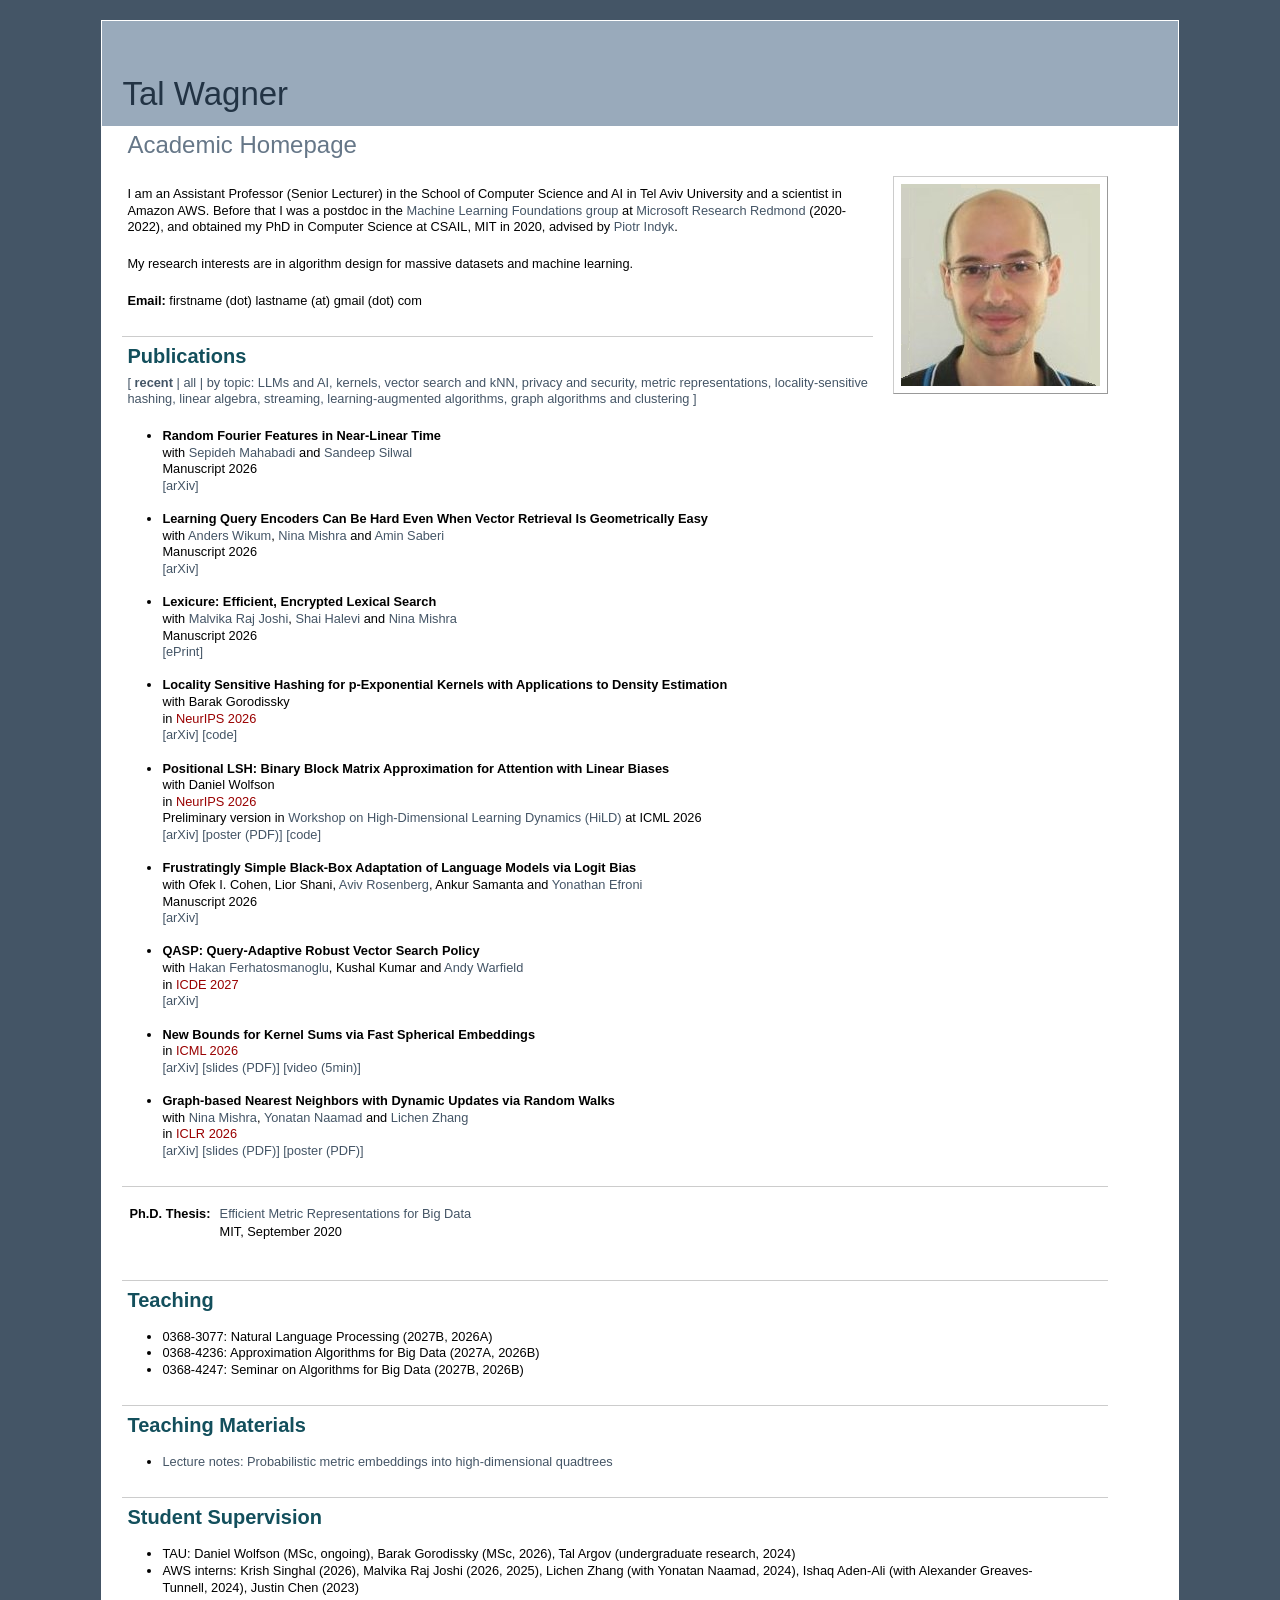
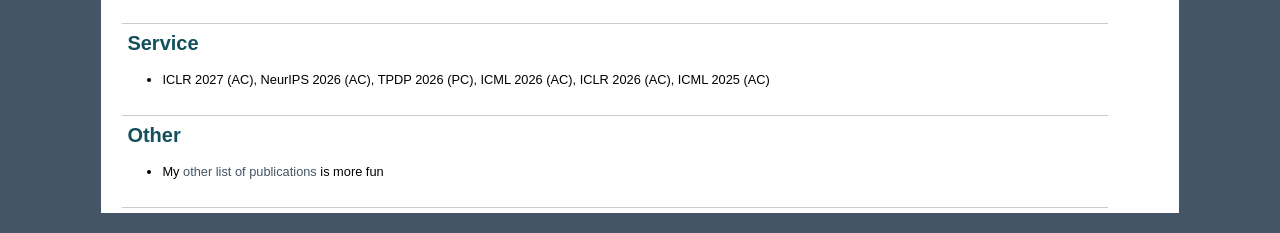
<file: index.html>
<!--force refresh-->
<!DOCTYPE html PUBLIC "-//W3C//DTD XHTML 1.0 Strict//EN" "http://www.w3.org/TR/xhtml1/DTD/xhtml1-strict.dtd">

<html xmlns="http://www.w3.org/1999/xhtml" xml:lang="en" lang="en">
    <head>
        <meta name="Description" content="Tal Wagner's academic homepage" />
        <meta
            http-equiv="Content-Type"
            content="text/html; charset=iso-8859-1"
        />
        <meta name="Author" content="Tal Wagner" />
        <meta name="Robots" content="index,follow" />

        <link rel="stylesheet" href="talwhomepage.css" type="text/css" />

        <title>Tal Wagner</title>

        <style type="text/css">
            .selected,
            .regular,
            .never,
            .publication {
                width: 100%;
                display: block;
            }
            .venuename {
                color: #990000;
            }
            .oldnews {
                width: 100%;
                display: none;
            }
        </style>

        <script type="text/javascript">
            /*
             * Publication filter settings.
             *
             * To add a topic, add one entry to PUBLICATION_TOPICS. The id should be a
             * short lowercase name without spaces. Then add that id to data-topics on
             * each relevant paper. Papers may have multiple space-separated topic ids.
             *
             * Because papers are listed newest first, RECENT_PUBLICATIONS_COUNT controls
             * exactly how many papers are displayed by the "recent" filter.
             */
            var RECENT_PUBLICATIONS_COUNT = 9;
            var PUBLICATION_TOPICS = [
                { id: "ml", label: "LLMs and AI" },
                { id: "kernels", label: "kernels" },
                { id: "knn", label: "vector search and kNN" },
                { id: "privacy", label: "privacy and security" },
                {
                    id: "metric",
                    label: "metric representations",
                },
                { id: "lsh", label: "locality-sensitive hashing" },
                { id: "linalg", label: "linear algebra" },
                { id: "streaming", label: "streaming" },
                {
                    id: "aug",
                    label: "learning-augmented algorithms",
                },
                { id: "graphs", label: "graph algorithms and clustering" },
            ];

            var activePublicationFilter = "recent";

            function publicationLink(id, label) {
                if (activePublicationFilter == id) {
                    return "<b>" + label + "</b>";
                }
                return (
                    '<a href="javascript:void(0)" onclick="showPublications(\'' +
                    id +
                    "')\">" +
                    label +
                    "</a>"
                );
            }

            function renderPublicationFilters() {
                var topicLinks = [];
                for (var i = 0; i < PUBLICATION_TOPICS.length; i++) {
                    topicLinks.push(
                        publicationLink(
                            "topic:" + PUBLICATION_TOPICS[i].id,
                            PUBLICATION_TOPICS[i].label,
                        ),
                    );
                }
                document.getElementById("showpub").innerHTML =
                    "[ " +
                    publicationLink("recent", "recent") +
                    " | " +
                    publicationLink("all", "all") +
                    " | by topic: " +
                    topicLinks.join(", ") +
                    " ]";
            }

            function showPublications(filter) {
                activePublicationFilter = filter;
                var papers = document.querySelectorAll(
                    "#publication-list > div",
                );
                for (var i = 0; i < papers.length; i++) {
                    papers[i].className = "publication";
                    var isVisible =
                        filter == "all" ||
                        (filter == "recent" && i < RECENT_PUBLICATIONS_COUNT);
                    if (filter.indexOf("topic:") == 0) {
                        var topic = filter.substring(6);
                        var topics = (
                            papers[i].getAttribute("data-topics") || ""
                        ).split(/\s+/);
                        isVisible = topics.indexOf(topic) != -1;
                    }
                    papers[i].style.display = isVisible ? "block" : "none";
                }
                renderPublicationFilters();
                return true;
            }

            function initializePublications() {
                showPublications("recent");
            }

            function showNews(toggle) {
                var elem;
                if (toggle) {
                    document.getElementById("morelessnews").innerHTML =
                        '[ <b>recent</b> | <a href="javascript:void(0)" onclick="showNews(false)">all</a> ]';
                } else {
                    document.getElementById("morelessnews").innerHTML =
                        '[ <a href="javascript:void(0)" onclick="showNews(true)">recent</a> | <b>all</b> ]';
                }
                elem = document.getElementById("oldnews");
                if (elem.style.display == "block") {
                    elem.style.display = "";
                } else {
                    elem.style.display = "block";
                }
                return true;
            }
        </script>
    </head>

    <body onload="initializePublications()">
        <div id="maindiv">
            <div id="header">
                <h1 id="title">Tal Wagner</h1>
                <!--<h1 id="titleheb">&#1496;&#1500; &#1493;&#1490;&#1504;&#1512;</h1>-->
            </div>

            <div id="main">
                <div id="subheader">
                    <h2 id="subtitle">Academic Homepage</h2>
                </div>

                <img
                    alt="Personal photo"
                    src="images/profilepic.png"
                    align="right"
                    style="margin: 0px 20px"
                />

                <p>
                    I am an Assistant Professor (Senior Lecturer) in the School
                    of Computer Science and AI in Tel Aviv University and a
                    scientist in Amazon AWS. Before that I was a postdoc in the
                    <a
                        href="https://www.microsoft.com/en-us/research/group/mlog/#"
                        >Machine Learning Foundations group</a
                    >
                    at
                    <a
                        href="https://www.microsoft.com/en-us/research/lab/microsoft-research-redmond/"
                        >Microsoft Research Redmond</a
                    >
                    (2020-2022), and obtained my PhD in Computer Science at
                    CSAIL, MIT in 2020, advised by
                    <a href="http://people.csail.mit.edu/indyk">Piotr Indyk</a>.
                </p>
                <p>
                    My research interests are in algorithm design for massive
                    datasets and machine learning.
                </p>

                <p>
                    <b>Email:</b> firstname (dot) lastname (at) gmail (dot) com
                </p>

                <!-- <br/><hr/>
		<h2>Updates</h2>
		<div id="morelessnews" style="color: #445566; margin: 0 10px 20px 10px; padding: 0 15px;">[ <b>recent</b> | <a href="javascript:void(0)" onclick="showNews(false)">all</a> ]</a></div>
		<ul><table>
                    <!-- Example: <tr><td><li/></td><td><span style="color: #888888;">(Aug'20)&nbsp;&nbsp;</span></td><td>I completed my PhD in MIT.</td></tr> -->
                <!--
					<tr><td><li/></td><td><span style="color: #888888;">(Apr'23)&nbsp;&nbsp;</span></td><td>Our work on fast differentially private KDE is accepted to ICML'23 as an oral presentation.</td></tr>
                    <tr><td><li/></td><td><span style="color: #888888;">(Sep'22)&nbsp;&nbsp;</span></td><td>Our work on exponentially improved WL simulation with GNNs is accepted to NeurIPS'22.</td></tr>
                    <tr><td><li/></td><td><span style="color: #888888;">(Aug'22)&nbsp;&nbsp;</span></td><td>I joined Amazon AWS as a Senior Applied Scientist.</td></tr>
                    <tr><td><li/></td><td><span style="color: #888888;">(Jul'22)&nbsp;&nbsp;</span></td><td>I spoke at the <a href="https://sites.google.com/view/qgotm">workshop on Quantitative Geometry of Transportation Metrics </a> in the <a href="https://ams-ems-smf2022.inviteo.fr/">AMS-EMS-SMF 2022</a> meeting.</td></tr>
		    <tr><td><li/></td><td><span style="color: #888888;">(May'22)&nbsp;&nbsp;</span></td><td>Our work on support-aware histograms is accepted to ICML'22.</td></tr>
                </table></ul>

                <div class="oldnews" id="oldnews">
                  <ul><table>
                      <tr><td><li/></td><td><span style="color: #888888;">(May'22)&nbsp;&nbsp;</span></td><td>Our work on generalization bounds for numerical linear algebra is accepted to COLT'22.</td></tr>
                      <tr><td><li/></td><td><span style="color: #888888;">(May'22)&nbsp;&nbsp;</span></td><td>Attending the <a href="https://alps2022.epfl.ch/">Workshop on Algorithms with Predictions</a> (ALPS 2022) in EPFL.</td></tr>
		      <tr><td><li/></td><td><span style="color: #888888;">(Jan'22)&nbsp;&nbsp;</span></td><td>Our work on learning-augmented motif counting on graph streams is accepted to ICLR'22.</td></tr>
		      <tr><td><li/></td><td><span style="color: #888888;">(Nov'21)&nbsp;&nbsp;</span></td><td>Our work on <a href="https://arxiv.org/abs/2110.03152">optimal metric compression</a> is accepted to the SIAM Journal on Computing.</td></tr>
		      <tr><td><li/></td><td><span style="color: #888888;">(Nov'21)&nbsp;&nbsp;</span></td><td>Honored to have been selected for the <a href="https://cdac.uchicago.edu/rising-stars/">Rising Stars in Data Science</a> workshop at the University of Chicago.</td></tr>
                      <tr><td><li/></td><td><span style="color: #888888;">(Sep'21)&nbsp;&nbsp;</span></td><td>Our work on data-driven algorithms for low rank approximation is accepted to NeurIPS'21.</td></tr>
		      <tr><td><li/></td><td><span style="color: #888888;">(May'21)&nbsp;&nbsp;</span></td><td>Our work on <a href="https://arxiv.org/abs/2102.08341">faster kernel matrix algebra</a> is accepted to ICML'21.</td></tr>
                      <tr><td><li/></td><td><span style="color: #888888;">(Jan'21)&nbsp;&nbsp;</span></td><td>Our work on <a href="https://openreview.net/forum?id=tilovEHA3YS">learning-based support size estimation</a> is accepted to ICLR'21 as a spotlight.</td></tr>
		      <tr><td><li/></td><td><span style="color: #888888;">(Sep'20)&nbsp;&nbsp;</span></td><td>I joined the Machine Learning Foundations group in MSR Redmond as a postdoc.</td></tr>
                      <tr><td><li/></td><td><span style="color: #888888;">(Aug'20)&nbsp;&nbsp;</span></td><td>I completed my PhD in MIT.</td></tr>
                      <!--<tr><td><li/></td><td><span style="color: #888888;">(Aug'20)&nbsp;&nbsp;</span></td><td>Piotr spoke at the IAS seminar on Theoretical Machine Learning on learning-assisted algorithms, including our ICLR'20 paper on <a href="https://arxiv.org/abs/1901.08544">learning space partitions for nearest neighbor search</a>. Here is the <a href="https://www.youtube.com/watch?v=NjiWWxOEwdM">video</a>.</td></tr>-->
                <!--
			<tr><td><li/></td><td><span style="color: #888888;">(Jul'20)&nbsp;&nbsp;</span></td><td>I spoke at the <a href="https://sites.google.com/cam.ac.uk/siam-is20-ms-ssl/">"Are we ready for semi-supervised learning for big data? From theory to practice"</a> minisymposium at <a href="https://www.siam.org/conferences/cm/conference/is20">SIAM Imaging Science 2020</a>.</td></tr>
                      <tr><td><li/></td><td><span style="color: #888888;">(Jul'20)&nbsp;&nbsp;</span></td><td>We presented our work on <a href="https://arxiv.org/abs/1910.04126">scalable nearest neighbor search for optimal transport</a> in ICML'20. Here is the <a href="https://www.youtube.com/watch?v=xTyur_llhnM">video</a>.</td></tr>
                  </table></ul>
		</div>-->

                <!-- Winter 2021-2022 talks in Israel
                  <tr><td><li/></td><td><span style="color: #888888;">(Jan'22)&nbsp;&nbsp;</span></td><td>Seminar talk in Tel-Aviv University School of Computer Science.</td></tr>
                  <tr><td><li/></td><td><span style="color: #888888;">(Jan'22)&nbsp;&nbsp;</span></td><td>Seminar talk in the Hebrew University Computer Science Colloquium.</td></tr>
                  <tr><td><li/></td><td><span style="color: #888888;">(Jan'22)&nbsp;&nbsp;</span></td><td>Seminar talk in Ben-Gurion University Computer Science Department Seminar.</td></tr>
                  <tr><td><li/></td><td><span style="color: #888888;">(Jan'22)&nbsp;&nbsp;</span></td><td>Seminar talk in Bar-Ilan University Computer Science Colloquium.</td></tr>
                  <tr><td><li/></td><td><span style="color: #888888;">(Jan'22)&nbsp;&nbsp;</span></td><td>Seminar talk in the Technion Faculty of Computer Science.</td></tr>
                  <tr><td><li/></td><td><span style="color: #888888;
">(Dec'21)&nbsp;&nbsp;</span></td><td>Seminar talk in Tel-Aviv University Electrical Engineering-Systems Department Colloquium.</td></tr>
                  <tr><td><li/></td><td><span style="color: #888888;">(Dec'21)&nbsp;&nbsp;</span></td><td>Seminar talk in Haifa University Computer Science Colloquium.</td></tr>
                  <tr><td><li/></td><td><span style="color: #888888;">(Dec'21)&nbsp;&nbsp;</span></td><td>Seminar talk in Reichman University School of Computer Science.</td></tr>
                  <tr><td><li/></td><td><span style="color: #888888;">(Nov'21)&nbsp;&nbsp;</span></td><td>Our work on <a href="https://arxiv.org/abs/2110.03152">optimal metric compression</a> is accepted to the SIAM Journal on Computing.</td></tr>-->

                <br />
                <hr />
                <h2>Publications</h2>

                <div
                    id="showpub"
                    style="
                        color: #445566;
                        margin: 0 10px 20px 10px;
                        padding: 0 15px;
                    "
                ></div>

                <ul id="publication-list">

					<div class="selected" data-topics="ml kernelד metric privacy">
                        <li />
                        <a name="nearlinearrff"></a
                        ><b>Random Fourier Features in Near-Linear Time</b
                        ><br />
                        with <a href="https://www.mit.edu/~mahabadi/">Sepideh Mahabadi</a>
                        and  <a href="https://sandeepsilwal.com/">Sandeep Silwal</a><br />
                        Manuscript 2026<br />
                        <a href="https://arxiv.org/abs/2610.14751">[arXiv]</a
                        ><br />
                        <br />
                    </div>

					<div class="selected" data-topics="ml knn metric">
                        <li />
                        <a name="queryhardness"></a
                        ><b>Learning Query Encoders Can Be Hard Even When Vector Retrieval Is Geometrically Easy</b
                        ><br />
                        with <a href="https://anders-wikum.github.io/">Anders Wikum</a>,
                        <a href="http://theory.stanford.edu/~nmishra/">Nina Mishra</a>
						and  <a href="https://stanford.edu/~saberi/">Amin Saberi</a><br />
                        Manuscript 2026<br />
                        <a href="https://arxiv.org/abs/2610.02749">[arXiv]</a
                        ><br />
                        <br />
                    </div>

					<div class="selected" data-topics="knn privacy">
                        <li />
                        <a name="lexicure"></a
                        ><b>Lexicure: Efficient, Encrypted Lexical Search</b
                        ><br />
                        with <a href="https://malvika2147.github.io/">Malvika Raj Joshi</a>,
                        <a href="https://shaih.github.io/">Shai Halevi</a>
						and  <a href="http://theory.stanford.edu/~nmishra/">Nina Mishra</a><br />
                        Manuscript 2026<br />
                        <a href="https://eprint.iacr.org/2026/2182">[ePrint]</a
                        ><br />
                        <br />
                    </div>
					
					<div class="selected" data-topics="kernels lsh privacy metric">
                        <li />
                        <a name="pexplsh"></a
                        ><b
                            >Locality Sensitive Hashing for p-Exponential Kernels with Applications to Density Estimation</b
                        ><br />
                        with Barak Gorodissky<br />
						in <a href="https://neurips.cc/Conferences/2026"
                            ><span class="venuename">NeurIPS 2026</span></a
                        ><br />
                        <a href="http://arxiv.org/abs/2610.05174">[arXiv]</a>&nbsp;<a href="https://github.com/gorobarak/pExponentialLSH">[code]</a>
						<br />
                        <br />
                    </div>
					
                    <div class="selected" data-topics="ml kernels lsh linalg">
                        <li />
                        <a name="positionallsh"></a
                        ><b
                            >Positional LSH: Binary Block Matrix Approximation
                            for Attention with Linear Biases</b
                        ><br />
                        with Daniel Wolfson<br />
						in <a href="https://neurips.cc/Conferences/2026"
                            ><span class="venuename">NeurIPS 2026</span></a
                        ><br />
                        Preliminary version in
                        <a
                            href="https://sites.google.com/view/hidimlearning/home"
                            >Workshop on High-Dimensional Learning Dynamics
                            (HiLD)</a
                        >
                        at ICML 2026<br />
                        	<a href="https://arxiv.org/abs/2605.09472">[arXiv]</a>&nbsp;<a href="publications/NeurIPS_poster_140x90cm.pdf">[poster (PDF)]</a>&nbsp;<a href="https://github.com/DanielWolfsonTAU/positional_lsh">[code]</a>
							<br />
                        <br />
                    </div>

                    <div class="selected" data-topics="ml">
                        <li />
                        <a name="blackboxlogits"></a
                        ><b
                            >Frustratingly Simple Black-Box Adaptation of
                            Language Models via Logit Bias</b
                        ><br />
                        with Ofek I. Cohen, Lior Shani,
                        <a
                            href="https://sites.google.com/view/aviv-rosenberg/home"
                            >Aviv Rosenberg</a
                        >, Ankur Samanta and
                        <a href="https://sites.google.com/view/yonathan-efroni/"
                            >Yonathan Efroni</a
                        ><br />
                        Manuscript 2026<br />
                        <a href="https://arxiv.org/abs/2607.22837">[arXiv]</a
                        ><br />
                        <br />
                    </div>

                    <div class="selected" data-topics="knn aug">
                        <li />
                        <a name="qasp"></a
                        ><b>QASP: Query-Adaptive Robust Vector Search Policy</b
                        ><br />
                        with
                        <a
                            href="https://warwick.ac.uk/fac/sci/dcs/people/hakan_ferhatosmanoglu/"
                            >Hakan Ferhatosmanoglu</a
                        >, Kushal Kumar and
                        <a href="https://www.cs.ubc.ca/~andy/">Andy Warfield</a
                        ><br />
                        in
                        <a href="https://icde2027.github.io/"
                            ><span class="venuename">ICDE 2027</span></a
                        ><br />
                        <a href="https://arxiv.org/abs/2607.29606">[arXiv]</a
                        ><br />
                        <br />
                    </div>

                    <div class="selected" data-topics="kernels metric privacy">
                        <li />
                        <a name="fasterkde"></a
                        ><b
                            >New Bounds for Kernel Sums via Fast Spherical
                            Embeddings</b
                        ><br />
                        in
                        <a href="https://icml.cc/Conferences/2026"
                            ><span class="venuename">ICML 2026</span></a
                        ><br />
                        <a href="https://arxiv.org/abs/2605.01263">[arXiv]</a>&nbsp;<a href="publications/fastkde_slides_full.pdf">[slides (PDF)]</a>&nbsp;<a
                            href="https://www.youtube.com/watch?v=b0m98Ze3dRg">[video (5min)]</a><br />
                        <br />
                    </div>

                    <div class="selected" data-topics="knn graphs">
                        <li />
                        <a name="hnswdeletion"></a
                        ><b
                            >Graph-based Nearest Neighbors with Dynamic Updates
                            via Random Walks</b
                        ><br />
                        with
                        <a href="http://theory.stanford.edu/~nmishra/"
                            >Nina Mishra</a
                        >, <a href="https://yonatan.us/">Yonatan Naamad</a> and
                        <a href="https://lczh.github.io/">Lichen Zhang</a><br />
                        in
                        <a href="https://iclr.cc/Conferences/2026"
                            ><span class="venuename">ICLR 2026</span></a
                        ><br />
                        <a href="https://arxiv.org/abs/2512.18060">[arXiv]</a
                        >&nbsp;<a href="publications/dynamichnsw_ICLRslides.pdf"
                            >[slides (PDF)]</a
                        >&nbsp;<a href="publications/dynamichnsw_ICLRposter.pdf"
                            >[poster (PDF)]</a
                        ><br />
                        <br />
                    </div>

                    <div class="selected" data-topics="knn streaming metric">
                        <li />
                        <a name="streamingquantization"></a
                        ><b
                            >Quantization for Vector Search under Streaming
                            Updates</b
                        ><br />
                        with
                        <a href="https://ishaqadenali.github.io/"
                            >Ishaq Aden-Ali</a
                        >,
                        <a
                            href="https://warwick.ac.uk/fac/sci/dcs/people/hakan_ferhatosmanoglu/"
                            >Hakan Ferhatosmanoglu</a
                        >, Alexander Greaves-Tunnell and
                        <a href="http://theory.stanford.edu/~nmishra/"
                            >Nina Mishra</a
                        ><br />
                        Manuscript 2025<br />
                        <a href="https://arxiv.org/abs/2512.18335">[arXiv]</a
                        ><br />
                        <br />
                    </div>

                    <div class="selected" data-topics="graphs">
                        <li />
                        <a name="spex"></a
                        ><b
                            >SpEx: A Spectral Approach to Explainable
                            Clustering</b
                        ><br />
                        with Tal Argov<br />
                        in
                        <a href="https://neurips.cc/Conferences/2025"
                            ><span class="venuename">NeurIPS 2025</span></a
                        ><br />
                        <a href="https://arxiv.org/abs/2511.00885">[arXiv]</a
                        ><br />
                        <br />
                    </div>

                    <div class="selected" data-topics="privacy kernels ml">
                        <li />
                        <a name="shuffledpkde"></a
                        ><b
                            >Learning from End User Data with Shuffled
                            Differential Privacy over Kernel Densities</b
                        ><br />
                        in
                        <a href="https://iclr.cc/Conferences/2025"
                            ><span class="venuename">ICLR 2025</span></a
                        >,
                        <font color="#990000"
                            ><i>Spotlight presentation</i></font
                        ><br />
                        also presented in
                        <a
                            href="https://tpdp.journalprivacyconfidentiality.org/2025/"
                            >TPDP 2025</a
                        ><br />
                        <a href="https://arxiv.org/abs/2502.14087">[arXiv]</a
                        >&nbsp;<a
                            href="https://www.youtube.com/watch?v=h0GZ0l2_nVg"
                            >[video (5min)]</a
                        ><br />
                        <br />
                    </div>

                    <div class="selected" data-topics="kernels linalg ml lsh">
                        <li />
                        <a name="betterkernelmvm"></a
                        ><b
                            >Improved Algorithms for Kernel Matrix-Vector
                            Multiplication under Sparsity Assumptions</b
                        ><br />
                        with
                        <a href="https://people.csail.mit.edu/indyk/"
                            >Piotr Indyk</a
                        >,
                        <a href="https://theory.epfl.ch/kapralov/"
                            >Michael Kapralov</a
                        >
                        and
                        <a href="https://ksheth96.github.io/">Kshiteej Sheth</a
                        ><br />
                        in
                        <a href="https://iclr.cc/Conferences/2025"
                            ><span class="venuename">ICLR 2025</span></a
                        ><br />
                        Earlier version in
                        <a href="https://icml.cc/virtual/2024/workshop/29970"
                            >Workshop on Long Context Foundation Models
                            (LCFM)</a
                        >
                        at ICML 2024,
                        <a href="https://icml.cc/virtual/2024/39066"
                            ><font color="#990000"
                                ><b>Best Paper Award</b></font
                            ></a
                        ><br />
                        <a href="https://arxiv.org/abs/2507.23539">[arXiv]</a
                        >&nbsp;<a href="https://icml.cc/virtual/2024/39059"
                            >[video by Michael (5min)]</a
                        ><br />
                        <br />
                    </div>

                    <div class="selected" data-topics="privacy ml">
                        <li />
                        <a name="dpkps"></a
                        ><b
                            >Private Text Generation by Seeding Large Language
                            Model Prompts</b
                        ><br />
                        with
                        <a href="https://supriyanagesh94.github.io/"
                            >Supriya Nagesh</a
                        >*, <a href="https://jusyc.github.io/">Justin Chen</a>*
                        and
                        <a href="http://theory.stanford.edu/~nmishra/"
                            >Nina Mishra</a
                        ><br />
                        in
                        <a href="https://genai4health.github.io/2024-NeurIPS/"
                            >Workshop on GenAI for Health: Potential, Trust and
                            Policy Compliance</a
                        >
                        at NeurIPS 2024<br />
                        <a href="https://arxiv.org/abs/2502.13193">[arXiv]</a
                        ><br />
                        <br />
                    </div>

                    <div class="selected" data-topics="privacy kernels lsh">
                        <li />
                        <a name="dpkde_lsq"></a
                        ><b
                            >Fast Private Kernel Density Estimation via Locality
                            Sensitive Quantization</b
                        ><br />
                        with
                        <a href="https://yonatan.us/">Yonatan Naamad</a> and
                        <a href="http://theory.stanford.edu/~nmishra/"
                            >Nina Mishra</a
                        ><br />
                        in
                        <a href="https://icml.cc/Conferences/2023"
                            ><span class="venuename">ICML 2023</span></a
                        >, <font color="#990000"><i>Oral presentation</i></font
                        ><br />
                        <a href="https://arxiv.org/abs/2307.01877">[arXiv]</a
                        >&nbsp;<a href="publications/lsq_poster.pdf"
                            >[poster (PDF)]</a
                        >&nbsp;<a
                            href="https://www.youtube.com/watch?v=c5kwuSWIPlg"
                            >[video (5min)]</a
                        >&nbsp;<a href="https://github.com/talwagner/lsq"
                            >[code]</a
                        ><br />
                        <br />
                    </div>

                    <div class="regular" data-topics="metric">
                        <li />
                        <a name="minibatch_ot"></a
                        ><b
                            >Budget-Constrained Bounds for Mini-Batch Estimation
                            of Optimal Transport</b
                        ><br />
                        with
                        <a href="https://dmelis.github.io/"
                            >David Alvarez-Melis</a
                        >, <a href="http://nicolofusi.com/">Nicolo Fusi</a> and
                        <a href="https://web.stanford.edu/~lmackey/"
                            >Lester Mackey</a
                        ><br />
                        Manuscript 2023<br />
                        <a href="https://arxiv.org/abs/2210.13630">[arXiv]</a
                        ><br />
                        <br />
                    </div>

                    <div class="regular" data-topics="streaming aug">
                        <li />
                        <a name="learned_quantiles"></a
                        ><b
                            >Learned Interpolation for Better Streaming Quantile
                            Approximation with Worst Case Guarantees</b
                        ><br />
                        with
                        <a href="http://nicholasschiefer.com/"
                            >Nicholas Schiefer</a
                        >,
                        <a href="https://www.csail.mit.edu/person/anders-aamand"
                            >Anders Aamand</a
                        >,
                        <a href="https://people.csail.mit.edu/justc/"
                            >Justin Chen</a
                        >,
                        <a href="https://people.csail.mit.edu/indyk/"
                            >Piotr Indyk</a
                        >,
                        <a href="https://sites.google.com/view/shyamnarayanan"
                            >Shyam Narayanan</a
                        >
                        and
                        <a href="https://sandeepsilwal.com/">Sandeep Silwal</a
                        ><br />
                        in
                        <a
                            href="https://www.siam.org/conferences/cm/conference/acda23"
                            ><span class="venuename">ACDA 2023</span></a
                        ><br />
                        <a href="https://arxiv.org/abs/2304.07652">[arXiv]</a
                        ><br />
                        <br />
                    </div>

                    <div class="selected" data-topics="graphs ml">
                        <li />
                        <a name="fast_wl"></a
                        ><b
                            >Exponentially Improving the Complexity of
                            Simulating the Weisfeiler-Lehman Test with Graph
                            Neural Networks</b
                        ><br />
                        with
                        <a href="https://www.csail.mit.edu/person/anders-aamand"
                            >Anders Aamand</a
                        >,
                        <a href="https://people.csail.mit.edu/justc/"
                            >Justin Chen</a
                        >,
                        <a href="https://people.csail.mit.edu/indyk/"
                            >Piotr Indyk</a
                        >,
                        <a href="https://sites.google.com/view/shyamnarayanan"
                            >Shyam Narayanan</a
                        >,
                        <a href="https://people.csail.mit.edu/ronitt/"
                            >Ronitt Rubinfeld</a
                        >,
                        <a href="http://nicholasschiefer.com/"
                            >Nicholas Schiefer</a
                        >
                        and
                        <a href="https://sandeepsilwal.com/">Sandeep Silwal</a
                        ><br />
                        in
                        <a href="https://neurips.cc/Conferences/2022"
                            ><span class="venuename">NeurIPS 2022</span></a
                        ><br />
                        <a href="https://arxiv.org/abs/2211.03232">[arXiv]</a
                        ><br />
                        <br />
                    </div>

                    <div class="selected" data-topics="ml">
                        <li />
                        <a name="lego_transformers"></a
                        ><b
                            >Unveiling Transformers with LEGO: A Synthetic
                            Reasoning Task</b
                        ><br />
                        with <a href="https://www.yi-zhang.me/">Yi Zhang</a>,
                        <a href="https://www.mit.edu/~backurs/"
                            >Arturs Backurs</a
                        >, <a href="http://sbubeck.com/">Sebastien Bubeck</a>,
                        <a href="https://www.wisdom.weizmann.ac.il/~ronene/"
                            >Ronen Eldan</a
                        >
                        and
                        <a href="http://sgunasekar.github.io/"
                            >Suriya Gunasekar</a
                        ><br />
                        Manuscript 2022<br />
                        <a href="https://arxiv.org/abs/2206.04301">[arXiv]</a
                        ><br />
                        <br />
                    </div>

                    <div class="selected" data-topics="streaming">
                        <li />
                        <a name="support-aware-histograms"></a
                        ><b>Streaming Algorithms for Support-Aware Histograms</b
                        ><br />
                        with
                        <a href="https://people.csail.mit.edu/justc/"
                            >Justin Chen</a
                        >
                        and
                        <a href="https://people.csail.mit.edu/indyk/"
                            >Piotr Indyk</a
                        ><br />
                        in
                        <a href="https://icml.cc/Conferences/2022"
                            ><span class="venuename">ICML 2022</span></a
                        ><br />
                        <a href="https://arxiv.org/abs/2207.08686">[arXiv]</a
                        >&nbsp;<a
                            href="https://proceedings.mlr.press/v162/chen22g.html"
                            >[proceedings]</a
                        >&nbsp;<a
                            href="https://slideslive.com/38983393/streaming-algorithms-for-supportaware-histograms"
                            >[video by Justin (5min)]</a
                        ><br />
                        <br />
                    </div>

                    <div class="selected" data-topics="aug linalg">
                        <li />
                        <a name="pac-learning-lra"></a
                        ><b
                            >Generalization Bounds for Data-Driven Numerical
                            Linear Algebra</b
                        ><br />
                        with
                        <a href="https://www.stat.berkeley.edu/~bartlett/"
                            >Peter Bartlett</a
                        >
                        and
                        <a href="https://people.csail.mit.edu/indyk/"
                            >Piotr Indyk</a
                        ><br />
                        in
                        <a href="http://learningtheory.org/colt2022/"
                            ><span class="venuename">COLT 2022</span></a
                        ><br />
                        <a href="https://arxiv.org/abs/2206.07886">[arXiv]</a
                        >&nbsp;<a href="publications/vcdim_lingalg_forweb.pdf"
                            >[slides (PDF)]</a
                        >&nbsp;<a href="https://youtu.be/_t3gEREjMQU"
                            >[video (20min)]</a
                        ><br />
                        <br />
                    </div>

                    <div class="selected" data-topics="streaming graphs aug">
                        <li />
                        <a name="learn-motif-count"></a
                        ><b
                            >Triangle and Four Cycle Counting with Predictions
                            in Graph Streams</b
                        ><br />
                        with
                        <a href="https://people.csail.mit.edu/justc/"
                            >Justin Chen</a
                        >,
                        <a href="https://sites.google.com/view/edentalya/home"
                            >Talya Eden</a
                        >,
                        <a href="https://people.csail.mit.edu/indyk/"
                            >Piotr Indyk</a
                        >,
                        <a href="https://honghlin.github.io/">Honghao Lin</a>,
                        <a
                            href="https://sites.google.com/view/shyamnarayanan/home"
                            >Shyam Narayanan</a
                        >,
                        <a href="https://people.csail.mit.edu/ronitt/"
                            >Ronitt Rubinfeld</a
                        >,
                        <a href="https://sandeepsilwal.com/">Sandeep Silwal</a>,
                        <a href="https://www.cs.cmu.edu/~dwoodruf/"
                            >David Woodruff</a
                        >
                        and Michael Zhang<br />
                        in
                        <a href="https://iclr.cc/Conferences/2022"
                            ><span class="venuename">ICLR 2022</span></a
                        ><br />
                        <a href="https://arxiv.org/abs/2203.09572">[arXiv]</a
                        ><br />
                        <br />
                    </div>

                    <div class="selected" data-topics="metric knn">
                        <li />
                        <a name="opt-euclidean"></a
                        ><b>Optimal (Euclidean) Metric Compression</b><br />
                        with
                        <a href="https://people.csail.mit.edu/indyk/"
                            >Piotr Indyk</a
                        ><br />
                        in
                        <a
                            href="https://www.siam.org/publications/journals/siam-journal-on-computing-sicomp"
                            ><span class="venuename"
                                >SIAM Journal on Computing</span
                            ></a
                        >
                        (SICOMP), 2022<br />
                        <a href="https://arxiv.org/abs/2110.03152">[arXiv]</a
                        >&nbsp;<a
                            href="https://epubs.siam.org/doi/10.1137/20M1371324"
                            >[doi]</a
                        >&nbsp;<a
                            href="https://www.youtube.com/watch?v=r4TVszBnZcw"
                            >[video (30min)]</a
                        ><br />
                        <br />
                    </div>

                    <div class="selected" data-topics="aug linalg">
                        <li />
                        <a name="few-shot-lra"></a
                        ><b
                            >Few-Shot Data-Driven Algorithms for Low Rank
                            Approximation</b
                        ><br />
                        with
                        <a href="https://people.csail.mit.edu/indyk/"
                            >Piotr Indyk</a
                        >
                        and
                        <a href="https://www.cs.cmu.edu/~dwoodruf/"
                            >David Woodruff</a
                        ><br />
                        in
                        <a href="https://neurips.cc/Conferences/2021"
                            ><span class="venuename">NeurIPS 2021</span></a
                        ><br />
                        <a
                            href="https://proceedings.neurips.cc/paper/2021/file/588da7a73a2e919a23cb9a419c4c6d44-Paper.pdf"
                            >[PDF]</a
                        >&nbsp;<a
                            href="https://proceedings.neurips.cc/paper/2021/hash/588da7a73a2e919a23cb9a419c4c6d44-Abstract.html"
                            >[proceedings]</a
                        ><br />
                        <br />
                    </div>

                    <div class="selected" data-topics="kernels linalg">
                        <li />
                        <a name="kernel-matrices"></a
                        ><b
                            >Faster Kernel Matrix Algebra via Density
                            Estimation</b
                        ><br />
                        with
                        <a href="http://www.mit.edu/~backurs/">Arturs Backurs</a
                        >,
                        <a href="https://people.csail.mit.edu/indyk/"
                            >Piotr Indyk</a
                        >
                        and
                        <a href="https://people.cs.umass.edu/~cmusco/"
                            >Cameron Musco</a
                        ><br />
                        in
                        <a href="https://icml.cc/Conferences/2021"
                            ><span class="venuename">ICML 2021</span></a
                        ><br />
                        <a href="https://arxiv.org/abs/2102.08341">[arXiv]</a
                        >&nbsp;<a
                            href="https://www.youtube.com/watch?v=jb2TBVh5Onc"
                            >[video (5min)]</a
                        ><br />
                        <br />
                    </div>

                    <div class="selected" data-topics="aug">
                        <li />
                        <a name="learn-supp-size"></a
                        ><b
                            >Learning-based Support Estimation in Sublinear
                            Time</b
                        ><br />
                        with
                        <a href="https://sites.google.com/view/edentalya/home"
                            >Talya Eden</a
                        >,
                        <a href="https://people.csail.mit.edu/indyk/"
                            >Piotr Indyk</a
                        >,
                        <a
                            href="https://sites.google.com/view/shyamnarayanan/home"
                            >Shyam Narayanan</a
                        >,
                        <a href="https://people.csail.mit.edu/ronitt/"
                            >Ronitt Rubinfeld</a
                        >
                        and
                        <a href="https://sandeepsilwal.com/">Sandeep Silwal</a
                        ><br />
                        in
                        <a href="https://iclr.cc/Conferences/2021"
                            ><span class="venuename">ICLR 2021</span></a
                        >,
                        <font color="#990000"
                            ><i>Spotlight presentation</i></font
                        ><br />
                        <a href="https://arxiv.org/abs/2106.08396">[arXiv]</a
                        ><br />
                        <br />
                    </div>

                    <div class="selected" data-topics="knn metric">
                        <li />
                        <a name="otnn"></a
                        ><b
                            >Scalable Nearest Neighbor Search for Optimal
                            Transport</b
                        ><br />
                        with
                        <a href="http://www.mit.edu/~backurs/">Arturs Backurs</a
                        >, <a href="http://yihedong.me/">Yihe Dong</a>,
                        <a href="https://people.csail.mit.edu/indyk/"
                            >Piotr Indyk</a
                        >
                        and <a href="https://ilyaraz.org/">Ilya Razenshteyn</a
                        ><br />
                        in
                        <a href="https://icml.cc/Conferences/2020/"
                            ><span class="venuename">ICML 2020</span></a
                        ><br />
                        Earlier version in
                        <a href="https://sites.google.com/view/otml2019/home"
                            >OTML Workshop</a
                        >
                        at NeurIPS 2019<br />
                        <a href="https://arxiv.org/abs/1910.04126">[arXiv]</a
                        >&nbsp;<a href="publications/icml_flowtree_flat.pdf"
                            >[slides (PDF)]</a
                        >&nbsp;<a
                            href="https://www.youtube.com/watch?v=xTyur_llhnM"
                            >[video (12min)]</a
                        >&nbsp;<a
                            href="https://github.com/ilyaraz/ot_estimators"
                            >[code]</a
                        ><br />
                        <br />
                    </div>

                    <div class="selected" data-topics="knn aug ml lsh">
                        <li />
                        <a name="neural-lsh"></a
                        ><b
                            >Learning Space Partitions for Nearest Neighbor
                            Search</b
                        ><br />
                        with <a href="http://yihedong.me/">Yihe Dong</a>,
                        <a href="https://people.csail.mit.edu/indyk/"
                            >Piotr Indyk</a
                        >
                        and <a href="https://ilyaraz.org/">Ilya Razenshteyn</a
                        ><br />
                        in
                        <a href="https://iclr.cc/Conferences/2020"
                            ><span class="venuename">ICLR 2020</span></a
                        ><br />
                        <a href="http://arxiv.org/abs/1901.08544">[arXiv]</a
                        >&nbsp;<a href="publications/neural_lsh_for_iclr.pdf"
                            >[slides (PDF)]</a
                        >&nbsp;<a
                            href="https://www.youtube.com/watch?v=vJzQO0dlMQI"
                            >[video (5min)]</a
                        >&nbsp;<a
                            href="https://github.com/twistedcubic/learn-to-hash"
                            >[code]</a
                        ><br />
                        <br />
                    </div>

                    <div class="regular" data-topics="graphs">
                        <li />
                        <b
                            >Eccentricity Heuristics through Sublinear Analysis
                            Lenses</b
                        ><br />
                        in
                        <a
                            href="https://www.siam.org/conferences/cm/conference/apocs20"
                            ><span class="venuename">APoCS 2020</span></a
                        ><br />
                        Earlier version in
                        <a href="https://spaa.acm.org/2019/">SPAA 2019</a>
                        (brief announcement)<br />
                        <a href="publications/ecc_full.pdf">[PDF]</a>&nbsp;<a
                            href="publications/ecc_spaa.pdf"
                            >[brief announcement (PDF)]</a
                        >&nbsp;<a href="publications/ecc_apocs_slides_flat.pdf"
                            >[slides (PDF)]</a
                        ><br />
                        <br />
                    </div>

                    <div class="regular" data-topics="graphs">
                        <li />
                        <b
                            >Multitasking Capacity: Hardness Results and
                            Improved Constructions</b
                        ><br />
                        with
                        <a href="http://www.tau.ac.il/~nogaa/">Noga Alon</a>,
                        <a href="http://webapps.pni.princeton.edu/ncc/JDC/"
                            >Jonathan D. Cohen</a
                        >,
                        <a href="http://cocosci.berkeley.edu/tom/index.php"
                            >Tom Griffiths</a
                        >,
                        <a href="https://people.eecs.berkeley.edu/~pasin/"
                            >Pasin Manurangsi</a
                        >,
                        <a href="https://sites.google.com/site/danielreichman/"
                            >Daniel Reichman</a
                        >,
                        <a href="https://sites.google.com/site/igorshinkar/home"
                            >Igor Shinkar</a
                        >
                        and Alexander Yu<br />
                        in
                        <a
                            href="https://www.siam.org/publications/journals/siam-journal-on-discrete-mathematics-sidma"
                            ><span class="venuename"
                                >SIAM Journal on Discrete Mathematics</span
                            ></a
                        >
                        (SIDMA), 2020<br />
                        <a href="https://arxiv.org/abs/1809.02835">[arXiv]</a
                        >&nbsp;<a
                            href="https://epubs.siam.org/doi/abs/10.1137/18M1224672"
                            >[doi]</a
                        ><br />
                        <br />
                    </div>

                    <div class="selected" data-topics="kernels lsh">
                        <li />
                        <a name="fast-kde"></a
                        ><b
                            >Space and Time Efficient Kernel Density Estimation
                            in High Dimensions</b
                        ><br />
                        with
                        <a href="http://www.mit.edu/~backurs/"
                            >Arturs Backurs</a
                        >
                        and
                        <a href="https://people.csail.mit.edu/indyk/"
                            >Piotr Indyk</a
                        ><br />
                        in
                        <a href="https://neurips.cc/Conferences/2019"
                            ><span class="venuename">NeurIPS 2019</span></a
                        ><br />
                        <a href="publications/kde_space_full.pdf">[PDF]</a
                        >&nbsp;<a href="publications/fastkde_slides.pdf"
                            >[slides (PDF)]</a
                        >&nbsp;<a href="publications/fastkde_poster.pdf"
                            >[poster (PDF)]</a
                        >&nbsp;<a
                            href="https://github.com/talwagner/efficient_kde"
                            >[code]</a
                        ><br />
                        <br />
                    </div>

                    <div class="selected" data-topics="graphs">
                        <li />
                        <a name="fair-clustering"></a
                        ><b>Scalable Fair Clustering</b><br />
                        with
                        <a href="http://www.mit.edu/~backurs/">Arturs Backurs</a
                        >,
                        <a href="https://people.csail.mit.edu/indyk/"
                            >Piotr Indyk</a
                        >, <a href="https://onak.pl/">Krzysztof Onak</a>, Baruch
                        Schieber and
                        <a href="http://www.mit.edu/~vakilian/">Ali Vakilian</a
                        ><br />
                        in
                        <a href="https://icml.cc/Conferences/2019"
                            ><span class="venuename">ICML 2019</span></a
                        ><br />
                        <a href="http://arxiv.org/abs/1902.03519">[arXiv]</a
                        >&nbsp;<a
                            href="https://github.com/talwagner/fair_clustering"
                            >[code]</a
                        ><br />
                        <br />
                    </div>

                    <div class="selected" data-topics="metric linalg">
                        <li />
                        <a name="distance-matrices"></a
                        ><b
                            >Sample-Optimal Low-Rank Approximation of Distance
                            Matrices</b
                        ><br />
                        with
                        <a href="https://people.csail.mit.edu/indyk/"
                            >Piotr Indyk</a
                        >,
                        <a href="http://www.mit.edu/~vakilian/">Ali Vakilian</a>
                        and
                        <a href="http://www.cs.cmu.edu/~dwoodruf/"
                            >David Woodruff</a
                        ><br />
                        in
                        <a href="http://learningtheory.org/colt2019/"
                            ><span class="venuename">COLT 2019</span></a
                        ><br />
                        <a href="https://arxiv.org/abs/1906.00339">[arXiv]</a
                        >&nbsp;<a href="publications/distance_low_rank_flat.pdf"
                            >[slides (PDF)]</a
                        >&nbsp;<a href="publications/distlowrank_poster.pdf"
                            >[poster (PDF)]</a
                        >&nbsp;<a
                            href="https://www.youtube.com/watch?v=vpVJEVihGKI"
                            >[video (10min)]</a
                        ><br />
                        <br />
                    </div>

                    <div
                        class="selected"
                        data-topics="streaming graphs linalg ml"
                    >
                        <li />
                        <a name="streaming-ssl"></a
                        ><b
                            >Semi-Supervised Learning on Data Streams via
                            Temporal Label Propagation</b
                        ><br />
                        with
                        <a href="https://www.cis.upenn.edu/~sudipto/"
                            >Sudipto Guha</a
                        >,
                        <a href="http://www.shivakasiviswanathan.com/"
                            >Shiva Kasiviswanathan</a
                        >
                        and
                        <a href="http://theory.stanford.edu/~nmishra/"
                            >Nina Mishra</a
                        ><br />
                        in
                        <a href="https://icml.cc/Conferences/2018"
                            ><span class="venuename">ICML 2018</span></a
                        ><br />
                        <a href="publications/tlp_final.pdf">[PDF]</a>&nbsp;<a
                            href="http://proceedings.mlr.press/v80/wagner18a.html"
                            >[proceedings]</a
                        >&nbsp;<a href="publications/tlp_icml_final_pdf.pdf"
                            >[slides (PDF)]</a
                        >&nbsp;<a
                            href="publications/tlp_poster_icml_truesize.pdf"
                            >[poster (PDF)]</a
                        >&nbsp;<a href="https://youtu.be/WxQ_vTzxY-g"
                            >[video (10min)]</a
                        ><br />
                        <br />
                    </div>

                    <div class="selected" data-topics="knn metric">
                        <li />
                        <a name="ann-space"></a
                        ><b>Approximate Nearest Neighbors in Limited Space</b
                        ><br />
                        with
                        <a href="https://people.csail.mit.edu/indyk/"
                            >Piotr Indyk</a
                        ><br />
                        in
                        <a href="http://www.learningtheory.org/colt2018/"
                            ><span class="venuename">COLT 2018</span></a
                        ><br />
                        <a href="http://arxiv.org/abs/1807.00112">[arXiv]</a
                        >&nbsp;<a href="publications/ann_space_colt_pdf.pdf"
                            >[slides (PDF)]</a
                        >&nbsp;<a href="publications/ann_space_poster.pdf"
                            >[poster (PDF)]</a
                        >&nbsp;<a
                            href="https://www.youtube.com/watch?v=_UvkFgiAZqE"
                            >[video (10min)]</a
                        ><br />
                        <br />
                    </div>

                    <div class="selected" data-topics="knn metric">
                        <li />
                        <a name="quadsketch"></a
                        ><b
                            >Practical Data-Dependent Metric Compression with
                            Provable Guarantees</b
                        ><br />
                        with
                        <a href="https://people.csail.mit.edu/indyk/"
                            >Piotr Indyk</a
                        >
                        and <a href="https://ilyaraz.org/">Ilya Razenshteyn</a
                        ><br />
                        in
                        <a href="https://nips.cc/Conferences/2017"
                            ><span class="venuename">NeurIPS 2017</span></a
                        ><br />
                        <a href="http://arxiv.org/abs/1711.01520">[arXiv]</a
                        >&nbsp;<a href="https://github.com/talwagner/quadsketch"
                            >[code]</a
                        >&nbsp;<a
                            href="publications/metriccompression_nips_poster.pdf"
                            >[poster (PDF)]</a
                        ><br />
                        <br />
                    </div>

                    <div class="selected" data-topics="graphs">
                        <li />
                        <b>A Graph-Theoretic Approach to Multitasking</b><br />
                        with
                        <a href="http://www.tau.ac.il/~nogaa/">Noga Alon</a>,
                        <a href="http://webapps.pni.princeton.edu/ncc/JDC/"
                            >Jonathan D. Cohen</a
                        >, Biswadip Dey,
                        <a href="http://cocosci.berkeley.edu/tom/index.php"
                            >Tom Griffiths</a
                        >, Sebastian Musslick, Kayhan Ozcimder,
                        <a href="https://sites.google.com/site/danielreichman/"
                            >Daniel Reichman</a
                        >
                        and
                        <a href="https://sites.google.com/site/igorshinkar/home"
                            >Igor Shinkar</a
                        ><br />
                        in
                        <a href="https://nips.cc/Conferences/2017"
                            ><span class="venuename">NeurIPS 2017</span></a
                        >, <font color="#990000"><i>Oral presentation</i></font
                        ><br />
                        <a href="https://arxiv.org/abs/1611.02400">[arXiv]</a
                        >&nbsp;<a
                            href="publications/multitasking_nips_poster.pdf"
                            >[poster (PDF)]</a
                        ><br />
                        <br />
                    </div>

                    <div class="regular" data-topics="knn metric">
                        <li />
                        <b>Near-Optimal (Euclidean) Metric Compression</b><br />
                        with
                        <a href="https://people.csail.mit.edu/indyk/"
                            >Piotr Indyk</a
                        ><br />
                        in
                        <a href="https://www.siam.org/meetings/da17/"
                            ><span class="venuename">SODA 2017</span></a
                        ><br />
                        <a href="http://arxiv.org/abs/1609.06295">[arXiv]</a
                        >&nbsp;<a
                            href="http://dx.doi.org/10.1137/1.9781611974782.45"
                            >[doi]</a
                        >&nbsp;<a
                            href="publications/metric_compression_short_slides.pptx"
                            >[slides]</a
                        ><br />
                        <br />
                    </div>

                    <div class="never" data-topics="none">
                        <li />
                        <b
                            >A Sampling-based Approach to Accelerating Queries
                            in Log Management Systems</b
                        ><br />
                        with
                        <a href="https://cs.stanford.edu/people/eschkufz/"
                            >Eric Schkufza</a
                        >
                        and
                        <a href="https://udiwieder.wordpress.com/">Udi Wieder</a
                        ><br />
                        in
                        <a href="http://2016.splashcon.org/"
                            ><span class="venuename">SPLASH 2016</span></a
                        ><br />
                        <a href="http://dx.doi.org/10.1145/2984043.2989221"
                            >[doi]</a
                        ><br />
                        <br />
                    </div>

                    <div class="regular" data-topics="graphs">
                        <li />
                        <b>Towards Resistance Sparsifiers</b><br />
                        with
                        <a href="http://www.cs.jhu.edu/~mdinitz"
                            >Michael Dinitz</a
                        >
                        and
                        <a href="http://www.wisdom.weizmann.ac.il/~robi/"
                            >Robert Krauthgamer</a
                        ><br />
                        in
                        <a
                            href="http://cui.unige.ch/tcs/random-approx/2015/index.php"
                            ><span class="venuename">RANDOM 2015</span></a
                        ><br />
                        <a href="http://arxiv.org/abs/1506.07568">[arXiv]</a
                        >&nbsp;<a
                            href="http://dx.doi.org/10.4230/LIPIcs.APPROX-RANDOM.2015.738"
                            >[doi]</a
                        >&nbsp;<a
                            href="publications/towards_resistance_sparsifiers_random2015.pdf"
                            >[slides (PDF)]</a
                        ><br />
                        <br />
                    </div>

                    <div class="regular" data-topics="graphs">
                        <li />
                        <b>Cheeger-Type Approximation for Sparsest st-Cut</b
                        ><br />
                        with
                        <a href="http://www.wisdom.weizmann.ac.il/~robi/"
                            >Robert Krauthgamer</a
                        ><br />
                        in
                        <a href="http://talg.acm.org/"
                            ><span class="venuename"
                                >ACM Transactions on Algorithms</span
                            ></a
                        >
                        (TALG), 2016<br />
                        <a href="http://arxiv.org/abs/1410.3889">[arXiv]</a
                        >&nbsp;<a href="http://dx.doi.org/10.1145/2996799"
                            >[doi]</a
                        ><br />
                        <br />
                    </div>

                    <div class="regular" data-topics="graphs">
                        <li />
                        <b
                            >Generalized Girth Problems in Graphs and
                            Hypergraphs</b
                        ><br />
                        with
                        <a href="http://www.wisdom.weizmann.ac.il/~feige/"
                            >Uriel Feige</a
                        ><br />
                        Manuscript 2013<br />
                        <a
                            href="http://www.wisdom.weizmann.ac.il/~feige/mypapers/TalWagner2016.pdf"
                            >[PDF]</a
                        ><br />
                        <br />
                    </div>

                    <div class="regular" id="last_paper" data-topics="ml">
                        <li />
                        <b>Volume Regularization for Binary Classification </b
                        ><br />
                        <a href="http://webee.technion.ac.il/people/koby/"
                            >Koby Crammer</a
                        >
                        and Tal Wagner<br />
                        in
                        <a href="http://nips.cc/Conferences/2012/"
                            ><span class="venuename">NeurIPS 2012</span></a
                        >,
                        <font color="#990000"
                            ><i>Spotlight presentation</i></font
                        ><br />
                        <a href="publications/volumereg_nips2012.pdf">[PDF]</a
                        ><br />
                    </div>
                </ul>

                <hr />
                <br />

                <div style="margin: 0 10px 20px 10px; padding: 0 15px">
                    <table>
                        <tr>
                            <td><b>Ph.D. Thesis:</b>&nbsp;&nbsp;</td>
                            <td>
                                <a
                                    href="publications/TWagner-PhD-EECS-September2020.pdf"
                                    >Efficient Metric Representations for Big
                                    Data</a
                                >
                            </td>
                        </tr>
                        <tr>
                            <td></td>
                            <td>MIT, September 2020</td>
                        </tr>
                    </table>
                </div>

                <br />
                <hr />
                <h2>Teaching</h2>
                <ul>
                    <li />
                    0368-3077: Natural Language Processing (2027B, 2026A)
                    <li />
                    0368-4236: Approximation Algorithms for Big Data (2027A,
                    2026B)
                    <li />
                    0368-4247: Seminar on Algorithms for Big Data (2027B, 2026B)
                </ul>

                <br />
                <hr />
                <h2>Teaching Materials</h2>
                <ul>
                    <li />
                    <a href="teaching/quadtree_lecturenotes.pdf"
                        >Lecture notes: Probabilistic metric embeddings into
                        high-dimensional quadtrees</a
                    >
                </ul>

                <br />
                <hr />
                <h2>Student Supervision</h2>
                <ul>
                    <li />
                    TAU: Daniel Wolfson (MSc, ongoing), Barak Gorodissky (MSc,
                    2026), Tal Argov (undergraduate research, 2024)
                    <li />
                    AWS interns: Krish Singhal (2026), Malvika Raj Joshi (2026, 2025), Lichen Zhang
                    (with Yonatan Naamad, 2024), Ishaq Aden-Ali (with Alexander
                    Greaves-Tunnell, 2024), Justin Chen (2023)
                </ul>

                <br />
                <hr />
                <h2>Service</h2>
                <ul>
                    <li />
                    ICLR 2027 (AC), NeurIPS 2026 (AC), TPDP 2026 (PC), ICML 2026
                    (AC), ICLR 2026 (AC), ICML 2025 (AC)
                </ul>

                <!--<h2>Teaching</h2>
			<ul>6.854: Advanced Algorithms, MIT EECS. Teaching assistant, <a href="http://courses.csail.mit.edu/6.854/16/">Fall 2016</a>.</ul>
			<li/><b>Intro. to Computer Science</b> - <a href="http://www.cs.technion.ac.il/">CS department, Technion</a>. Teaching assistant, <a href="http://webcourse.cs.technion.ac.il/234111/Winter2009-2010/">Winter 2010</a> and <a href="http://webcourse.cs.technion.ac.il/234111/Spring2010/">Spring 2010</a>.

		<br/><br/><hr/>
		<h2>Education</h2>
		<ul>
			<li/>2011-2013: M.Sc in Computer Science and Applied Mathematics, Weizmann Institute, Israel.
			<li/>2008-2011: B.Sc in Computer Science and B.Sc in Mathematics, Technion, Israel.
		</ul>

		<br/><br/>-->

                <br />
                <hr />
                <h2>Other</h2>
                <ul>
                    <li />
                    My
                    <a href="crosswords.html">other list of publications</a>
                    is more fun
                </ul>

                <br />
                <hr />
            </div>
        </div>
    </body>
</html>
</file>
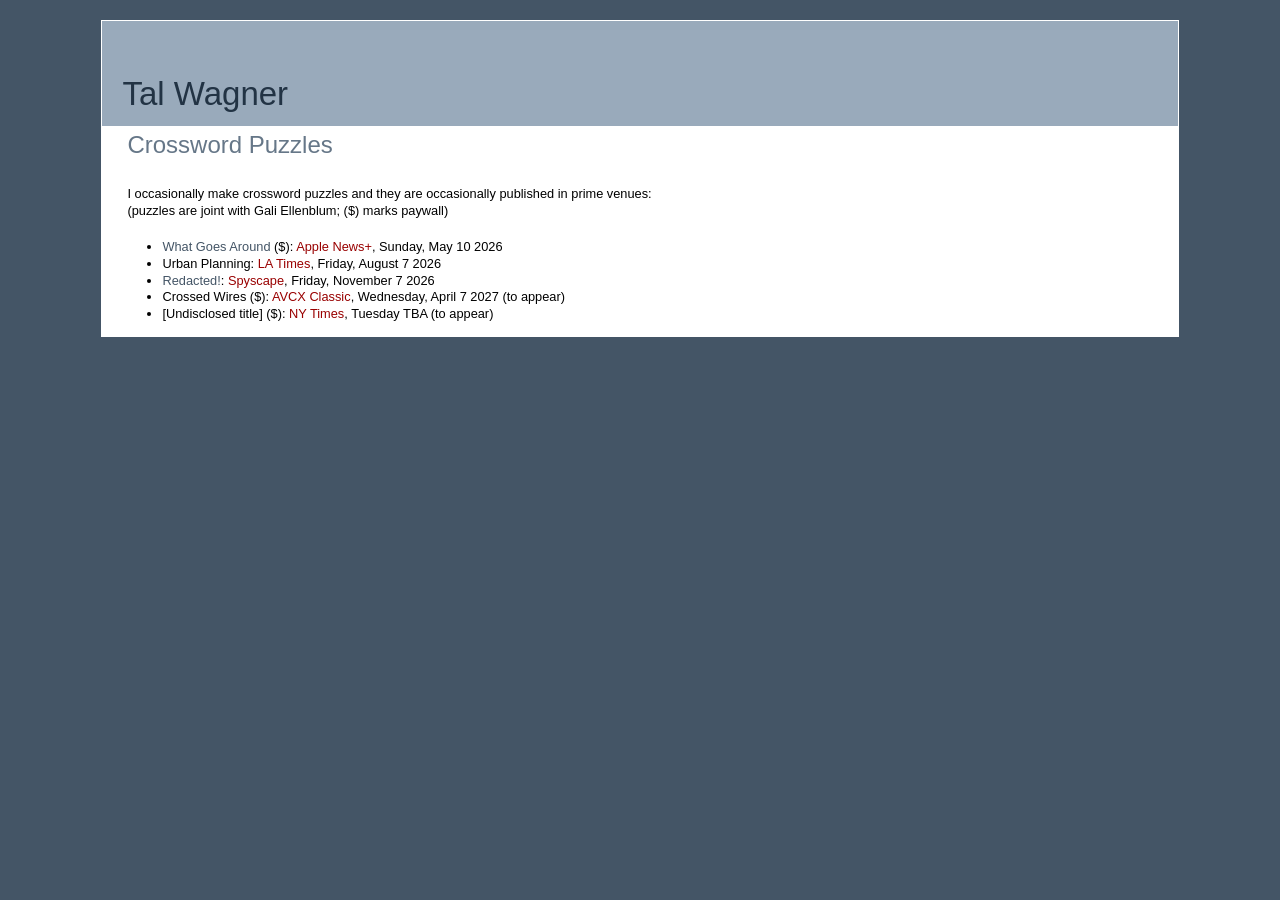
<file: crosswords.html>
<!--force refresh-->
<!DOCTYPE html PUBLIC "-//W3C//DTD XHTML 1.0 Strict//EN" "http://www.w3.org/TR/xhtml1/DTD/xhtml1-strict.dtd">

<html xmlns="http://www.w3.org/1999/xhtml" xml:lang="en" lang="en">

<head>

<meta name="Description" content="Tal Wagner's academic homepage" />
<meta http-equiv="Content-Type" content="text/html; charset=iso-8859-1" />
<meta name="Author" content="Tal Wagner" />
<meta name="Robots" content="index,follow" />	

<link rel="stylesheet" href="talwhomepage.css" type="text/css" />

<title>Tal Wagner</title>

<style type="text/css">
  .selected {
    width:100%;
    display: block;
  }
  .regular {
    width:100%;
    display: none;
  }
  .never {
    width:100%;
    display: none;
  }
  .venuename {
    color: #990000;
  }
  .oldnews {
    width:100%;
    display: none;
  }
</style>
	


</head>

<body>
<div id="maindiv">

	<div id="header">	
		<h1 id="title">Tal Wagner</h1>	
		<!--<h1 id="titleheb">&#1496;&#1500; &#1493;&#1490;&#1504;&#1512;</h1>-->
	</div>
		
	<div id="main">
	
		<div id="subheader">	
			<h2 id="subtitle">Crossword Puzzles</h2>		
		</div>
			
		<p>
		I occasionally make crossword puzzles and they are occasionally published in prime venues: <br/>
		(puzzles are joint with Gali Ellenblum; ($) marks paywall)
    </p>
    <ul>
    <li/><a href="https://apple.news/Jt0LW0AlDRlaymZnNSYkMug">What Goes Around</a> ($): <span class="venuename">Apple News+</span>, Sunday, May 10 2026
	<li/>Urban Planning: <span class="venuename">LA Times</span>, Friday, August 7 2026
	<li/><a href="https://spyscape.com/crosswords/puzzle-410-redacted">Redacted!</a>: <span class="venuename">Spyscape</span>, Friday, November 7 2026
	<li/>Crossed Wires ($): <span class="venuename">AVCX Classic</span>, Wednesday, April 7 2027 (to appear)
	<li/>[Undisclosed title] ($): <span class="venuename">NY Times</span>, Tuesday TBA (to appear)
    </ul>



</body>
</html>
</file>
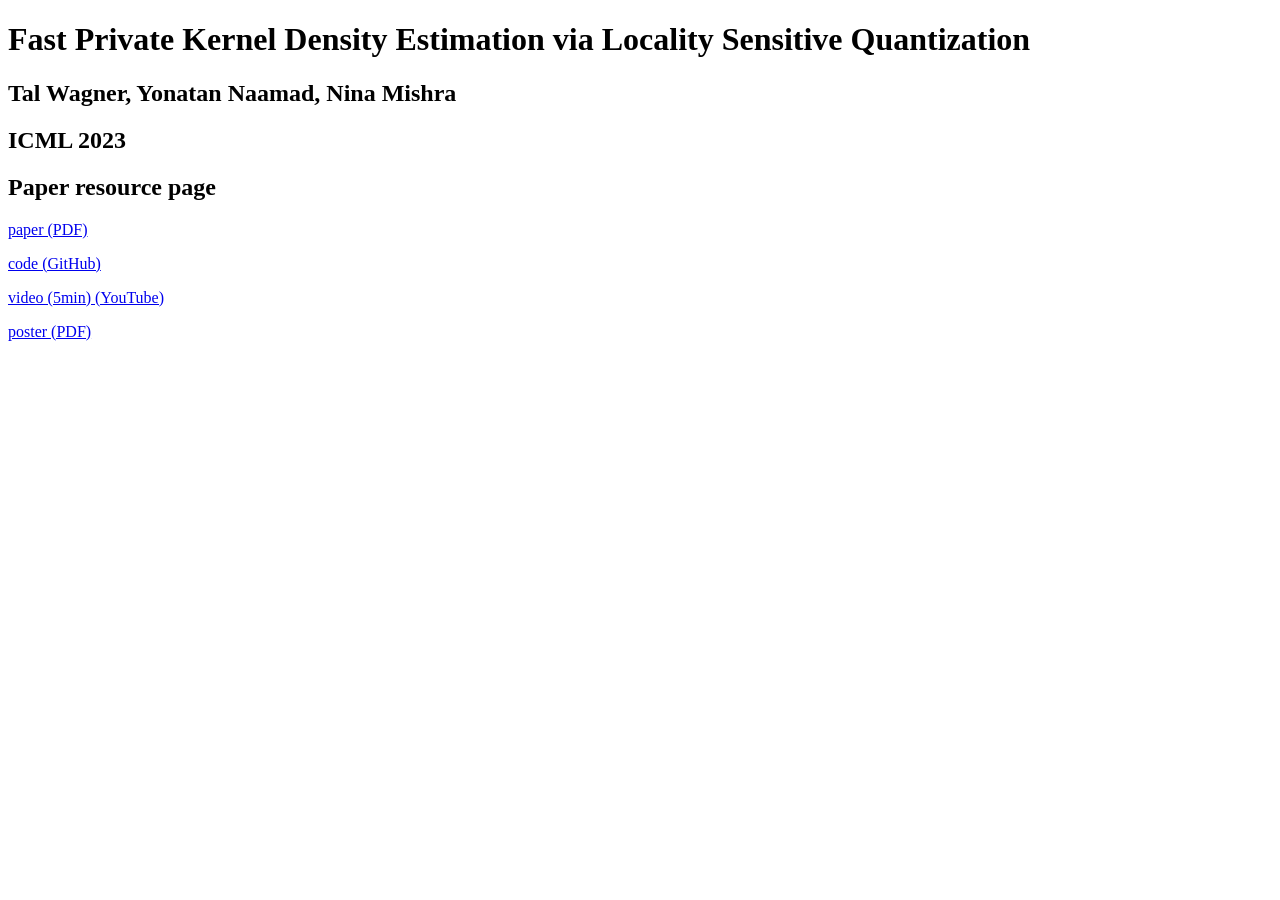
<file: publications/lsq.html>
<!DOCTYPE html>
<html>
<head>
  <title>Fast Private Kernel Density Estimation via Locality Sensitive Quantization</title>
</head>
<body>
  <h1>Fast Private Kernel Density Estimation via Locality Sensitive Quantization</h1>
  <h2>Tal Wagner, Yonatan Naamad, Nina Mishra</h2>
  <h2>ICML 2023</h2>
  <h2>Paper resource page</h2>
  <p><a href="https://openreview.net/pdf?id=gLH40bhHpm">paper (PDF)</a></p>
  <p><a href="https://github.com/talwagner/lsq">code (GitHub)</a></p>
  <p><a href="https://www.youtube.com/watch?v=c5kwuSWIPlg">video (5min) (YouTube)</a></p>
  <p><a href="lsq_poster.pdf">poster (PDF)</a></p>
</body>
</html>
</file>
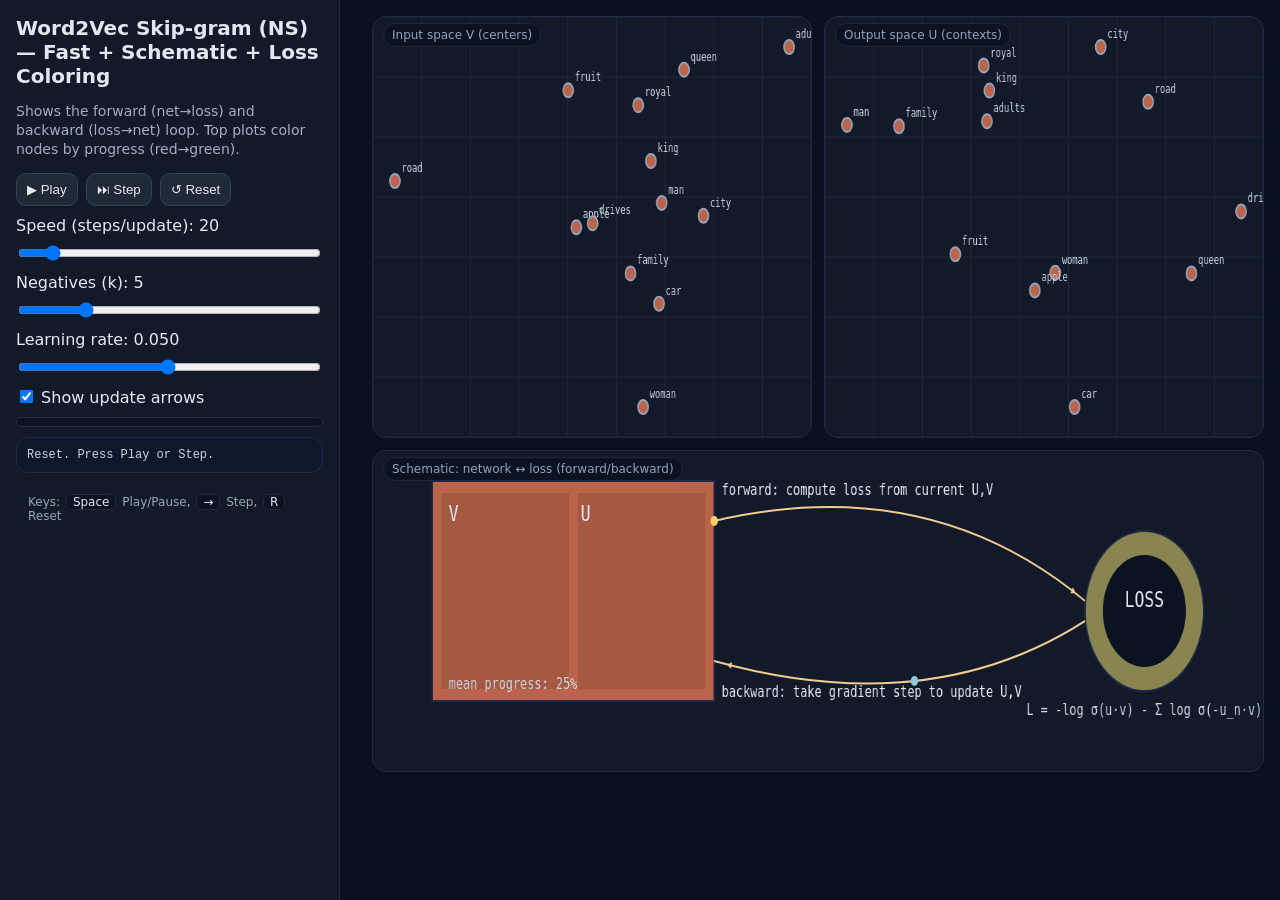
<file: teaching/word2vec.html>
<!DOCTYPE html>
<html lang="en">
<head>
<meta charset="utf-8" />
<meta name="viewport" content="width=device-width, initial-scale=1" />
<title>Word2Vec Skip-gram — Fast + Schematic + Loss Coloring (Big Fonts v2)</title>
<style>
  :root{
    --bg:#0b1020;
    --panel:#121a2a;
    --ink:#e5e9f0;
    --muted:#a3acc3;
    --accent:#79c0ff;
    --pos:#9ae6b4;
    --neg:#fdaeb7;
    --center:#a5b4fc;
    --arrow:#f6c177;
  }
  html,body{margin:0;padding:0;background:var(--bg);color:var(--ink);font-family:system-ui,-apple-system,Segoe UI,Roboto,Ubuntu,"Helvetica Neue",Arial;}
  .wrap{display:grid;grid-template-columns:340px 1fr;gap:16px;min-height:100vh;}
  .sidebar{padding:16px;background:var(--panel);border-right:1px solid #1e293b;}
  h1{font-size:20px;margin:0 0 8px 0;color:#e2e8f0}
  h2{font-size:15px;margin:16px 0 8px 0;color:#e2e8f0}
  p,li{color:var(--muted);font-size:14px;line-height:1.35}
  .controls{display:grid;gap:10px;margin-top:8px}
  .row{display:flex;gap:8px;align-items:center;flex-wrap:wrap}
  button{background:#1f2937;color:#e5e7eb;border:1px solid #334155;border-radius:10px;padding:8px 10px;cursor:pointer}
  button:hover{background:#273244}
  .slider{width:100%}
  .info{font-family:ui-monospace, SFMono-Regular, Menlo, Monaco, Consolas, "Liberation Mono", "Courier New", monospace;
        font-size:12px;background:#0f172a;border:1px solid #1f2a44;border-radius:12px;padding:10px;color:#cbd5e1}
  .stage{display:grid;grid-template-columns:1fr 1fr;grid-template-rows:auto auto;gap:12px;padding:16px}
  .panel{background:var(--panel);border:1px solid #1f2a44;border-radius:14px;position:relative;overflow:hidden}
  .panel-wide{grid-column:1 / span 2}
  .hdr{position:absolute;left:10px;top:6px;font-size:12px;color:#93a2bf;background:#0b1222;padding:4px 8px;border-radius:999px;border:1px solid #1e263a}
  canvas{display:block;width:100%;height:420px}
  .diag{height:320px}
  .legend{display:flex;gap:10px;align-items:center;margin-top:8px}
  .chip{display:inline-flex;gap:6px;align-items:center;font-size:12px;color:#cbd5e1}
  .dot{width:10px;height:10px;border-radius:50%}
  .dot.center{background:var(--center)}
  .dot.pos{background:var(--pos)}
  .dot.neg{background:var(--neg)}
  .dot.other{background:#94a3b8}
  .progress{height:8px;background:#0b1222;border:1px solid #1f2a44;border-radius:999px;overflow:hidden}
  .bar{height:100%;width:0;background:linear-gradient(90deg,#60a5fa,#a78bfa)}
  .footer{padding:12px;color:#97a6ba;font-size:12px}
  .kbd{background:#0b1222;border:1px solid #1f2a44;border-radius:6px;padding:0 6px;margin:0 2px;color:#e5e9f0}
</style>
</head>
<body>
<div class="wrap">
  <div class="sidebar">
    <h1>Word2Vec Skip-gram (NS) — Fast + Schematic + Loss Coloring</h1>
    <p>Shows the forward (net→loss) and backward (loss→net) loop. Top plots color nodes by progress (red→green).</p>
    <div class="controls">
      <div class="row">
        <button id="btnToggle">▶ Play</button>
        <button id="btnStep">⏭ Step</button>
        <button id="btnReset">↺ Reset</button>
      </div>
      <div class="row">
        <label>Speed (steps/update): <span id="spdval">20</span></label>
        <input id="spd" type="range" min="1" max="200" value="20" class="slider">
      </div>
      <div class="row">
        <label>Negatives (k): <span id="kval">5</span></label>
        <input id="k" type="range" min="1" max="20" value="5" class="slider">
      </div>
      <div class="row">
        <label>Learning rate: <span id="lrval">0.050</span></label>
        <input id="lr" type="range" min="1" max="100" value="50" class="slider">
      </div>
      <div class="row">
        <label><input type="checkbox" id="showArrows" checked /> Show update arrows</label>
      </div>
      <div class="progress"><div class="bar" id="bar"></div></div>
      <div class="info" id="info">Ready.</div>
      <div class="footer">
        Keys: <span class="kbd">Space</span> Play/Pause, <span class="kbd">→</span> Step, <span class="kbd">R</span> Reset
      </div>
    </div>
  </div>
  <div>
    <div class="stage">
      <div class="panel"><div class="hdr">Input space V (centers)</div><canvas id="cvV" width="600" height="420"></canvas></div>
      <div class="panel"><div class="hdr">Output space U (contexts)</div><canvas id="cvU" width="600" height="420"></canvas></div>
      <div class="panel panel-wide">
        <div class="hdr">Schematic: network ↔ loss (forward/backward)</div>
        <canvas id="cvDiag" class="diag" width="1200" height="320"></canvas>
      </div>
    </div>
  </div>
</div>

<script>
(function(){
  const D = 16;
  const rnd = (a,b)=>a + Math.random()*(b-a);
  const sigmoid = (x)=>1/(1+Math.exp(-x));
  function dotND(a,b){ let s=0; for(let i=0;i<a.length;i++) s+=a[i]*b[i]; return s; }
  function addInPlaceND(a,b,scale=1){ for(let i=0;i<a.length;i++) a[i]+=scale*b[i]; }
  function scaleND(v,s){ const out=new Array(v.length); for(let i=0;i<v.length;i++) out[i]=v[i]*s; return out; }
  function l2(v){ let s=0; for(let i=0;i<v.length;i++) s+=v[i]*v[i]; return Math.sqrt(s); }
  function clipND(v, m){ const n=l2(v); if(n>m){ const s=m/n; for(let i=0;i<v.length;i++) v[i]*=s; } }
  function clamp01(x){ return Math.max(0, Math.min(1, x)); }
  function lerp(a,b,t){ return a + (b-a)*t; }
  function colorRG(t){ t = clamp01(t); const r=Math.round(lerp(239,34,t)), g=Math.round(lerp(68,197,t)), b=Math.round(lerp(68,94,t)); return `rgb(${r},${g},${b})`; }

  const P0 = Array.from({length:D}, _=>rnd(-1,1));
  const P1 = Array.from({length:D}, _=>rnd(-1,1));
  (function normRow(r){ const n=Math.sqrt(r.reduce((a,x)=>a+x*x,0)); for(let i=0;i<r.length;i++) r[i]/=n; })(P0);
  (function normRow(r){ const n=Math.sqrt(r.reduce((a,x)=>a+x*x,0)); for(let i=0;i<r.length;i++) r[i]/=n; })(P1);
  function proj2(v){ return [dotND(P0,v), dotND(P1,v)]; }
  function proj2Delta(dv){ return [dotND(P0,dv), dotND(P1,dv)]; }

  const sentences = [
    ["king","is","a","man"],
    ["queen","is","a","woman"],
    ["king","and","queen","are","royal"],
    ["man","and","woman","are","adults"],
    ["apple","is","a","fruit"],
    ["car","drives","on","road"],
    ["city","has","a","road"],
    ["royal","family","has","a","king","and","queen"]
  ];
  const stop = new Set([".",",",";","-","and","is","a","on","has","are"]);
  const vocabSet = new Set();
  sentences.forEach(s=>s.forEach(w=>{ if(!stop.has(w)) vocabSet.add(w); }));
  const vocab = Array.from(vocabSet);

  const V = {}; const U = {}; const Q = {};
  vocab.forEach(w=>{
    V[w] = Array.from({length:D}, _=>rnd(-0.2,0.2));
    U[w] = Array.from({length:D}, _=>rnd(-0.2,0.2));
    Q[w] = 0.25;
  });

  const windowSize = 2;
  const pairs = [];
  sentences.forEach(tokens=>{
    for(let i=0;i<tokens.length;i++){
      const w = tokens[i];
      if(stop.has(w)) continue;
      for(let d=-windowSize; d<=windowSize; d++){
        if(d===0) continue;
        const j = i+d;
        if(j<0 || j>=tokens.length) continue;
        const c = tokens[j];
        if(stop.has(c)) continue;
        pairs.push([w,c]);
      }
    }
  });

  function sampleNegatives(exclude, k){
    const negs=[];
    while(negs.length<k){
      const w = vocab[Math.floor(Math.random()*vocab.length)];
      if(w===exclude) continue;
      if(!negs.includes(w)) negs.push(w);
    }
    return negs;
  }

  const btnToggle = document.getElementById('btnToggle');
  const btnStep = document.getElementById('btnStep');
  const btnReset = document.getElementById('btnReset');
  const kSlider = document.getElementById('k');
  const kVal = document.getElementById('kval');
  const lrSlider = document.getElementById('lr');
  const lrVal = document.getElementById('lrval');
  const spdSlider = document.getElementById('spd');
  const spdVal = document.getElementById('spdval');
  const showArrows = document.getElementById('showArrows');
  const info = document.getElementById('info');
  const bar = document.getElementById('bar');
  kVal.textContent = kSlider.value;
  lrVal.textContent = (Number(lrSlider.value)/1000).toFixed(3);
  spdVal.textContent = spdSlider.value;

  const cvV = document.getElementById('cvV');
  const cvU = document.getElementById('cvU');
  const ctxV = cvV.getContext('2d');
  const ctxU = cvU.getContext('2d');
  const cvDiag = document.getElementById('cvDiag');
  const dx = cvDiag.getContext('2d');

  function computePositions(emb){
    const pos = {}; let minx=1e9,maxx=-1e9,miny=1e9,maxy=-1e9;
    vocab.forEach(w=>{
      const p = proj2(emb[w]);
      pos[w] = p;
      if(p[0]<minx) minx=p[0]; if(p[0]>maxx) maxx=p[0];
      if(p[1]<miny) miny=p[1]; if(p[1]>maxy) maxy=p[1];
    });
    return {pos, bounds:{minx,maxx,miny,maxy}};
  }
  function worldToScreen(p, canvas, bounds){
    const pad=30;
    const {minx,maxx,miny,maxy} = bounds;
    const w = maxx - minx || 1, h = maxy - miny || 1;
    const x = (p[0] - minx)/w*(canvas.width - 2*pad) + pad;
    const y = (1 - (p[1] - miny)/h)*(canvas.height - 2*pad) + pad;
    return [x,y];
  }
  let lastArrows=null;
  function drawScatter(ctx, emb, highlight){
    const {pos, bounds} = computePositions(emb);
    ctx.clearRect(0,0,ctx.canvas.width,ctx.canvas.height);
    ctx.save();
    ctx.strokeStyle = "#1e293b";
    ctx.lineWidth = 1;
    for(let i=0;i<10;i++){
      const gx = i/9 * ctx.canvas.width;
      ctx.beginPath(); ctx.moveTo(gx,0); ctx.lineTo(gx,ctx.canvas.height); ctx.stroke();
    }
    for(let j=0;j<8;j++){
      const gy = j/7 * ctx.canvas.height;
      ctx.beginPath(); ctx.moveTo(0,gy); ctx.lineTo(ctx.canvas.width,gy); ctx.stroke();
    }
    ctx.restore();

    if(showArrows.checked && highlight && lastArrows){
      const {w,c,negs} = highlight;
      if(emb===V){
        drawArrow(ctx, worldToScreen(pos[w], ctx.canvas, bounds), lastArrows.dv2, "#f6c177");
      } else {
        drawArrow(ctx, worldToScreen(pos[c], ctx.canvas, bounds), lastArrows.duc2, "#9ae6b4");
        lastArrows.neg2.forEach(({n,delta})=>{
          drawArrow(ctx, worldToScreen(pos[n], ctx.canvas, bounds), delta, "#fdaeb7");
        });
      }
    }

    vocab.forEach(word=>{
      const p = worldToScreen(pos[word], ctx.canvas, bounds);
      ctx.beginPath(); ctx.arc(p[0], p[1], 7, 0, Math.PI*2);
      ctx.fillStyle = colorRG(Q[word]); ctx.fill();
      let stroke="#94a3b8";
      if(highlight){
        if(word===highlight.w) stroke="var(--center)";
        else if(word===highlight.c) stroke="var(--pos)";
        else if(highlight.negs.includes(word)) stroke="var(--neg)";
      }
      ctx.lineWidth=2; ctx.strokeStyle=stroke; ctx.stroke();
      ctx.font="12px ui-monospace,monospace"; ctx.fillStyle="#cbd5e1"; ctx.fillText(word, p[0]+9, p[1]-9);
    });
  }
  function drawArrow(ctx, fromXY, deltaXY, color){
    const a = fromXY;
    const b = [a[0]+deltaXY[0], a[1]+deltaXY[1]];
    ctx.beginPath(); ctx.moveTo(a[0],a[1]); ctx.lineTo(b[0],b[1]);
    ctx.strokeStyle=color; ctx.lineWidth=2; ctx.stroke();
    const ang = Math.atan2(b[1]-a[1], b[0]-a[0]);
    const head=6;
    ctx.beginPath();
    ctx.moveTo(b[0],b[1]);
    ctx.lineTo(b[0]-head*Math.cos(ang-Math.PI/6), b[1]-head*Math.sin(ang-Math.PI/6));
    ctx.lineTo(b[0]-head*Math.cos(ang+Math.PI/6), b[1]-head*Math.sin(ang+Math.PI/6));
    ctx.closePath(); ctx.fillStyle=color; ctx.fill();
  }

  // Schematic (only two changes: labels "V"/"U", formula under circle)
  let emaLoss=null, minLoss=Infinity, maxLoss=0, arrowPhase=0;
  function quadPoint(A,B,C,t){ const u=1-t; return {x:u*u*A.x + 2*u*t*B.x + t*t*C.x, y:u*u*A.y + 2*u*t*B.y + t*t*C.y}; }
  function drawDiag(){
    const W=cvDiag.width, H=cvDiag.height;
    dx.clearRect(0,0,W,H);
    const netX=80, netY=30, netW=380, netH=220;
    const lossCX=W-160, lossCY=H/2, lossR=80;

    let meanQ=0; vocab.forEach(w=>{ meanQ += Q[w]; }); meanQ/=vocab.length;
    let lossG=0.5;
    if(emaLoss!=null){
      const range = Math.max(1e-6, maxLoss - minLoss);
      lossG = clamp01(1 - (emaLoss - minLoss)/range);
    }

    dx.fillStyle=colorRG(meanQ);
    dx.strokeStyle="#1f2a44"; dx.lineWidth=2;
    dx.fillRect(netX, netY, netW, netH);
    dx.strokeRect(netX, netY, netW, netH);
    dx.fillStyle="rgba(0,0,0,0.12)";
    dx.fillRect(netX+12, netY+12, (netW-36)/2, netH-24);
    dx.fillRect(netX+24+(netW-36)/2, netY+12, (netW-36)/2, netH-24);
    dx.fillStyle="#e5e9f0"; dx.font="22px ui-monospace,monospace";
    dx.fillText("V", netX+22, netY+40);
    dx.fillText("U", netX+28+(netW-36)/2, netY+40);
    dx.fillStyle="#cbd5e1"; dx.font="16px ui-monospace,monospace";
    dx.fillText(`mean progress: ${(meanQ*100).toFixed(0)}%`, netX+22, netY+netH-12);

    dx.beginPath(); dx.arc(lossCX, lossCY, lossR, 0, Math.PI*2);
    dx.fillStyle=colorRG(lossG); dx.fill();
    dx.strokeStyle="#1f2a44"; dx.lineWidth=2; dx.stroke();
    dx.fillStyle="#0b1222"; dx.beginPath(); dx.arc(lossCX, lossCY, lossR-24, 0, Math.PI*2); dx.fill();
    dx.fillStyle="#e5e9f0"; dx.font="22px ui-monospace,monospace";
    dx.textAlign="center"; dx.fillText("LOSS", lossCX, lossCY-4);
    // Formula moved BELOW the circle
    dx.font="16px ui-monospace,monospace"; dx.fillStyle="#cbd5e1";
    dx.fillText("L = -log σ(u·v) - Σ log σ(-u_n·v)", lossCX, lossCY + lossR + 24);
    if(emaLoss!=null){
      dx.fillText(`EMA loss: ${emaLoss.toFixed(3)}`, lossCX, lossCY + lossR + 48);
    }
    dx.textAlign="left";

    const A1={x:netX+netW, y:netY+40}, B1={x:(netX+netW+lossCX)/2, y:netY-10}, C1={x:lossCX-lossR, y:lossCY-10};
    const A2={x:lossCX-lossR, y:lossCY+10}, B2={x:(netX+netW+lossCX)/2, y:netY+netH+20}, C2={x:netX+netW, y:netY+netH-40};
    dx.strokeStyle="#f2cc8f"; dx.lineWidth=2;
    dx.beginPath(); dx.moveTo(A1.x,A1.y); dx.quadraticCurveTo(B1.x,B1.y,C1.x,C1.y); dx.stroke();
    dx.beginPath(); dx.moveTo(A2.x,A2.y); dx.quadraticCurveTo(B2.x,B2.y,C2.x,C2.y); dx.stroke();
    function drawArrowHead(x,y,ang,col){
      const head=7;
      dx.fillStyle=col;
      dx.beginPath();
      dx.moveTo(x,y);
      dx.lineTo(x-head*Math.cos(ang-Math.PI/6), y-head*Math.sin(ang-Math.PI/6));
      dx.lineTo(x-head*Math.cos(ang+Math.PI/6), y-head*Math.sin(ang+Math.PI/6));
      dx.closePath(); dx.fill();
    }
    const tHead=0.97;
    const P1=quadPoint(A1,B1,C1,tHead), P0=quadPoint(A1,B1,C1,tHead-0.02);
    drawArrowHead(P1.x,P1.y,Math.atan2(P1.y-P0.y,P1.x-P0.x),"#f2cc8f");
    const Q1=quadPoint(A2,B2,C2,tHead), Q0=quadPoint(A2,B2,C2,tHead-0.02);
    drawArrowHead(Q1.x,Q1.y,Math.atan2(Q1.y-Q0.y,Q1.x-Q0.x),"#f2cc8f");

    const tFwd = (arrowPhase)%1;
    const tBwd = (arrowPhase+0.5)%1;
    const DF=quadPoint(A1,B1,C1,tFwd), DB=quadPoint(A2,B2,C2,tBwd);
    dx.fillStyle="#ffd166"; dx.beginPath(); dx.arc(DF.x, DF.y, 5, 0, Math.PI*2); dx.fill();
    dx.fillStyle="#8ecae6"; dx.beginPath(); dx.arc(DB.x, DB.y, 5, 0, Math.PI*2); dx.fill();

    dx.fillStyle="#e5e9f0"; dx.font="16px ui-monospace,monospace";
    dx.fillText("forward: compute loss from current U,V", netX+netW+10, netY+14);
    dx.fillText("backward: take gradient step to update U,V", netX+netW+10, netY+netH-4);
  }

  // Training state (as in v3)
  let t = 0;
  let order = [...pairs.keys()];
  function shuffle(a){ for(let i=a.length-1;i>0;i--){ const j=(Math.random()*(i+1))|0; [a[i],a[j]]=[a[j],a[i]]; } }
  shuffle(order);

  let playing=false, rafId=null, lastTs=0, accum=0;
  let lastWCN=null;
  function formatInfo(step, w, c, negs, sPos, sNegs, lr, loss){
    const meanNeg = sNegs.reduce((a,b)=>a+b,0)/sNegs.length;
    return [
      `Step ${step+1}/${pairs.length} | center="${w}"  context="${c}" | k=${kSlider.value}  lr=${lr.toFixed(3)}  D=${D}`,
      `σ(u_c·v_w)=${sPos.toFixed(3)}   avg σ(u_n·v_w)=${meanNeg.toFixed(3)}   loss=${loss.toFixed(3)}`,
      `Objective: -log σ(pos) - Σ log σ(-neg)`
    ].join("\\n");
  }

  function trainOne(){
    const idx = order[t % order.length];
    const [w,c] = pairs[idx];
    const k = Number(kSlider.value);
    const lr = Number(lrSlider.value)/1000;
    const negs = sampleNegatives(c, k);

    const sPos = sigmoid(dotND(U[c], V[w]));
    const sNegs = negs.map(n => sigmoid(dotND(U[n], V[w])));
    const eps = 1e-6;
    const stepLoss = -Math.log(sPos+eps) - sNegs.reduce((s,x)=>s+Math.log(1-x+eps),0);

    const dv = new Array(D).fill(0);
    addInPlaceND(dv, U[c], (sPos - 1));
    sNegs.forEach((s,i)=> addInPlaceND(dv, U[negs[i]], s) );
    const duc = scaleND(V[w], (sPos - 1));
    const duns = negs.map((n,i)=> ({n, du: scaleND(V[w], sNegs[i])}));

    clipND(dv, 0.5); clipND(duc, 0.5); duns.forEach(o=>clipND(o.du,0.5));

    const arrowScale = -lr * 160;
    lastArrows = {
      dv2: proj2Delta(scaleND(dv, arrowScale)),
      duc2: proj2Delta(scaleND(duc, arrowScale)),
      neg2: duns.map(o=>({n:o.n, delta: proj2Delta(scaleND(o.du, arrowScale))}))
    };

    addInPlaceND(V[w], dv, -lr);
    addInPlaceND(U[c], duc, -lr);
    duns.forEach(o => addInPlaceND(U[o.n], o.du, -lr));

    vocab.forEach(word=>{
      addInPlaceND(V[word], V[word], -0.001);
      addInPlaceND(U[word], U[word], -0.001);
    });

    const meanNeg = sNegs.reduce((a,b)=>a+b,0)/sNegs.length;
    const scoreW = clamp01((sPos - meanNeg + 1)/2);
    Q[w] = 0.9*Q[w] + 0.1*scoreW;
    Q[c] = 0.9*Q[c] + 0.1*sPos;
    negs.forEach((n,i)=>{ Q[n] = 0.9*Q[n] + 0.1*(1 - sNegs[i]); });

    if(emaLoss==null) emaLoss = stepLoss;
    else emaLoss = 0.98*emaLoss + 0.02*stepLoss;
    if(stepLoss<minLoss) minLoss=stepLoss;
    if(stepLoss>maxLoss) maxLoss=stepLoss;

    info.textContent = formatInfo(t, w, c, negs, sPos, sNegs, lr, stepLoss);
    bar.style.width = `${((t % order.length)+1)/order.length*100}%`;

    lastWCN = {w,c,negs};
    drawScatter(ctxV, V, lastWCN);
    drawScatter(ctxU, U, lastWCN);
    arrowPhase = (arrowPhase + 0.02) % 1;
    drawDiag();

    t = (t+1) % order.length;
    if(t===0){ shuffle(order); }
  }

  function resetAll(){
    vocab.forEach(w=>{
      V[w] = Array.from({length:D}, _=>rnd(-0.2,0.2));
      U[w] = Array.from({length:D}, _=>rnd(-0.2,0.2));
      Q[w] = 0.25;
    });
    shuffle(order);
    t=0; lastArrows=null; lastWCN=null;
    emaLoss=null; minLoss=Infinity; maxLoss=0; arrowPhase=0;
    info.textContent = "Reset. Press Play or Step.";
    bar.style.width = "0%";
    drawScatter(ctxV, V, null);
    drawScatter(ctxU, U, null);
    drawDiag();
    setToggle(false);
  }

  function loop(ts){
    if(!playing){ return; }
    if(!lastTs) lastTs = ts;
    const dt = ts - lastTs; lastTs = ts;
    accum += dt;
    const sPerUpd = Number(spdSlider.value);
    const frameInterval = 50;
    while(accum >= frameInterval){
      for(let i=0;i<sPerUpd;i++) trainOne();
      accum -= frameInterval;
    }
    rafId = requestAnimationFrame(loop);
  }

  function setToggle(state){
    playing = state;
    btnToggle.textContent = playing ? "⏸ Pause" : "▶ Play";
    if(playing){ lastTs=0; accum=0; rafId=requestAnimationFrame(loop); }
    else { if(rafId) cancelAnimationFrame(rafId); }
  }

  btnToggle.onclick = ()=> setToggle(!playing);
  btnStep.onclick = ()=>{ setToggle(false); trainOne(); };
  btnReset.onclick = ()=> resetAll();
  kSlider.oninput = ()=>{ kVal.textContent = kSlider.value; };
  lrSlider.oninput = ()=>{ lrVal.textContent = (Number(lrSlider.value)/1000).toFixed(3); };
  spdSlider.oninput = ()=>{ spdVal.textContent = spdSlider.value; };

  window.addEventListener('keydown', (e)=>{
    if(e.code==="Space"){ e.preventDefault(); setToggle(!playing); }
    if(e.code==="ArrowRight"){ e.preventDefault(); btnStep.click(); }
    if(e.key==="r" || e.key==="R"){ e.preventDefault(); btnReset.click(); }
  });

  resetAll();
})();
</script>
</body>
</html>
</file>
<file: talwhomepage.css>
* { 
	padding: 0; margin: 0;
}
body {
	margin: 0; 	padding: 0;
	font: normal .80em/1.3em Verdana, Tahoma, sans-serif;
	color: #000000;
	background: #445566;
	text-align: center;	
}

a {
	color: #445566;
	background-color: inherit;
	text-decoration: none;
}
a:hover {
	color: #445566;
	background-color: inherit;	
	text-decoration: underline;
}

p, h1, h2, h3 {
	margin: 0 10px;
	padding: 10px 15px;
}

h1 { font-size: 1.6em; }
h2 { font-size: 1.4em; color: #134F5C; font: bold 20px/1.6em arial,sans-serif; padding: 3px 15px;} 
h3 { font-size: 1.3em; font-weight: bold; }

ul, ol {
	margin: 10px 30px;
	padding: 0 30px;
}

hr {
	border:0;
	background-color:#ccc;
	height:1px;
	margin: auto 20px;
}

img {
	border: 1px solid #999;
	border-top: 1px solid #CCC;
	border-left: 1px solid #CCC;
	padding: 7px;
}

#maindiv {
	background: #FFF repeat-x 0 0; 
	margin: 20px auto 20px auto;
	text-align: left;		
  	border-color: #FFF;
	border-style: solid;
	border-width: 1px 1px 5px 1px;
	width: 84%;
}	

#header {
	position: relative;
	height: 105px;	
	background: #99aabb repeat-x 0% 100%;		
}
#header h1#title {
	position: absolute;
	bottom: 5px; left: 20px;
	margin: 0; padding: 0;
	font: normal 33px/1.6em arial,sans-serif;
    color: #223344;	
}

#subheader {
	position: relative;
	height: 50px;	
	background: #FFF repeat-x 0% 100%;		
}

#subheader h2#subtitle {
	position: absolute;
	top: 0px; left: 5px;
	color: #667788;
	text-indent: 0px;
	font: normal 24px/1.6em arial,sans-serif; 
	text-transform: none;	
	padding: 0px 10px;
}

td {
    vertical-align: top;
}

/* main */
#main {
	margin: 0 0 0 0;
	padding: 0 50px 0 0;
}
</file>
